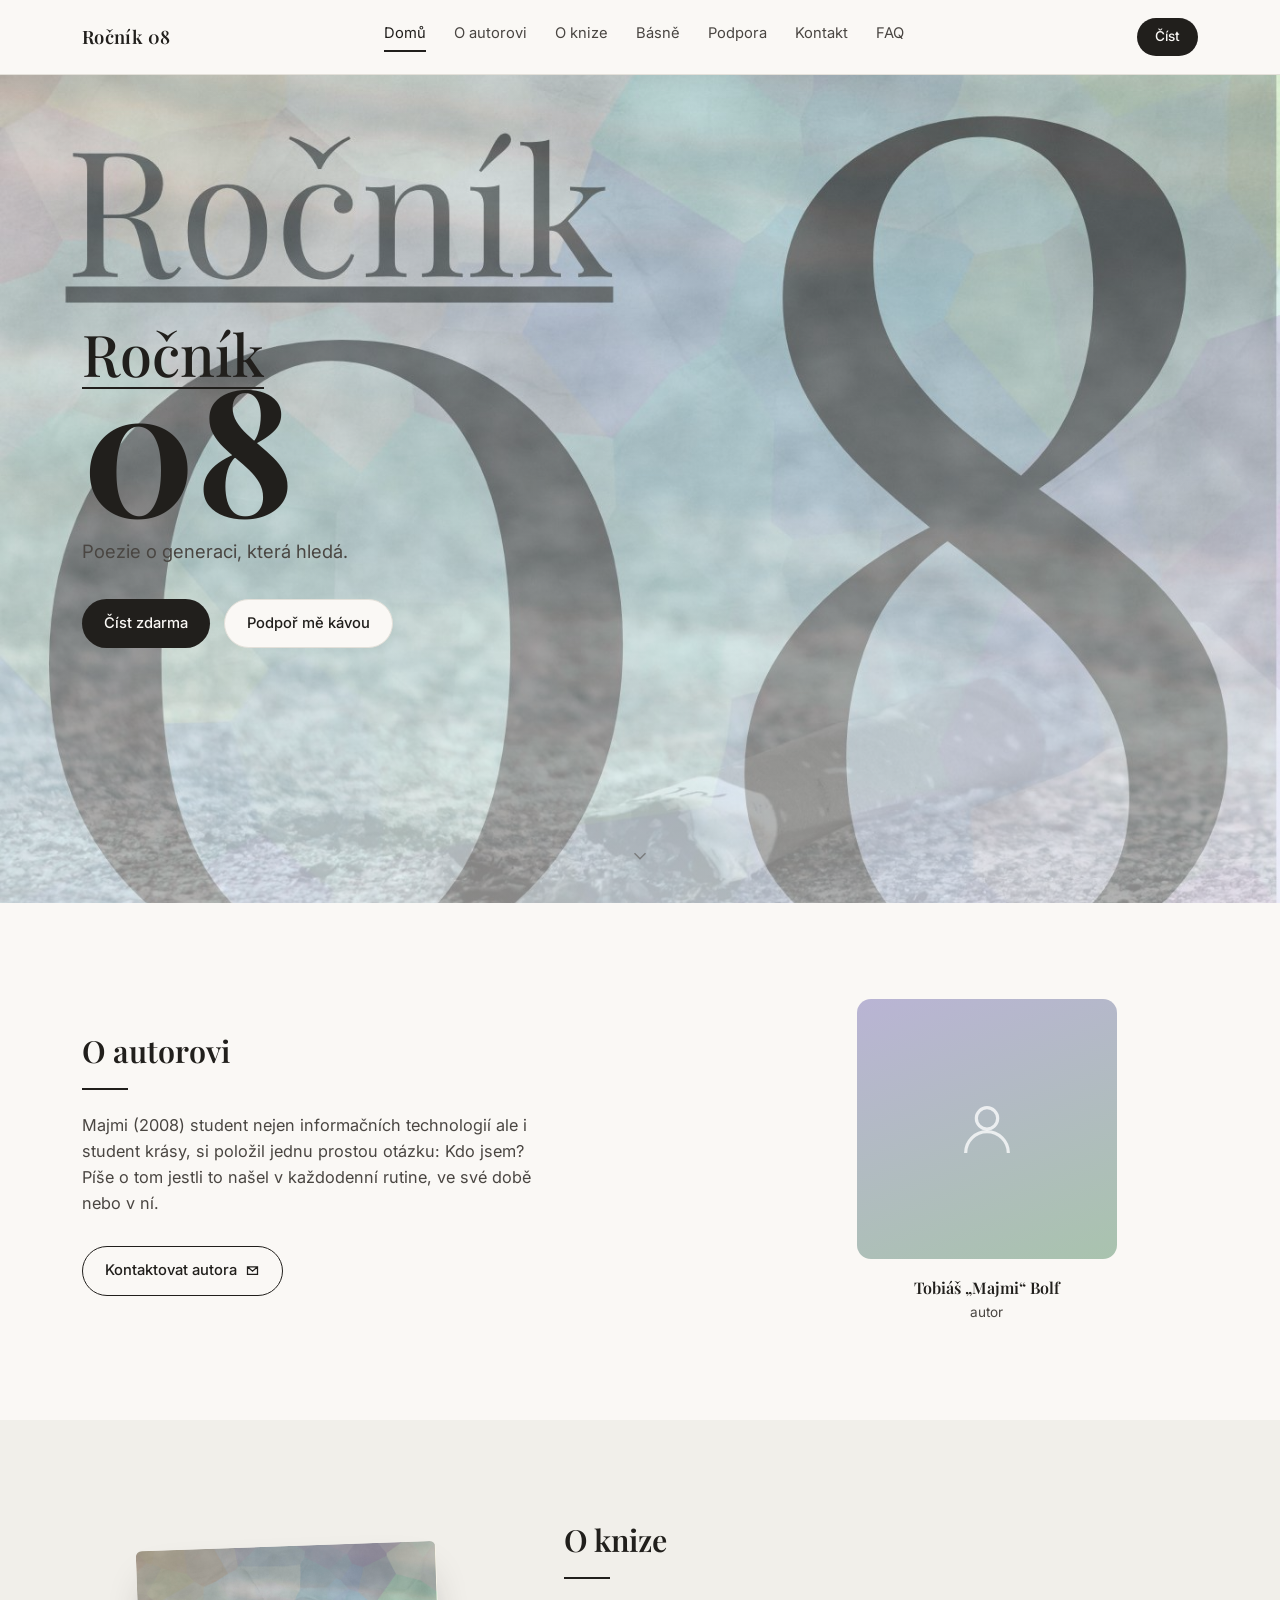
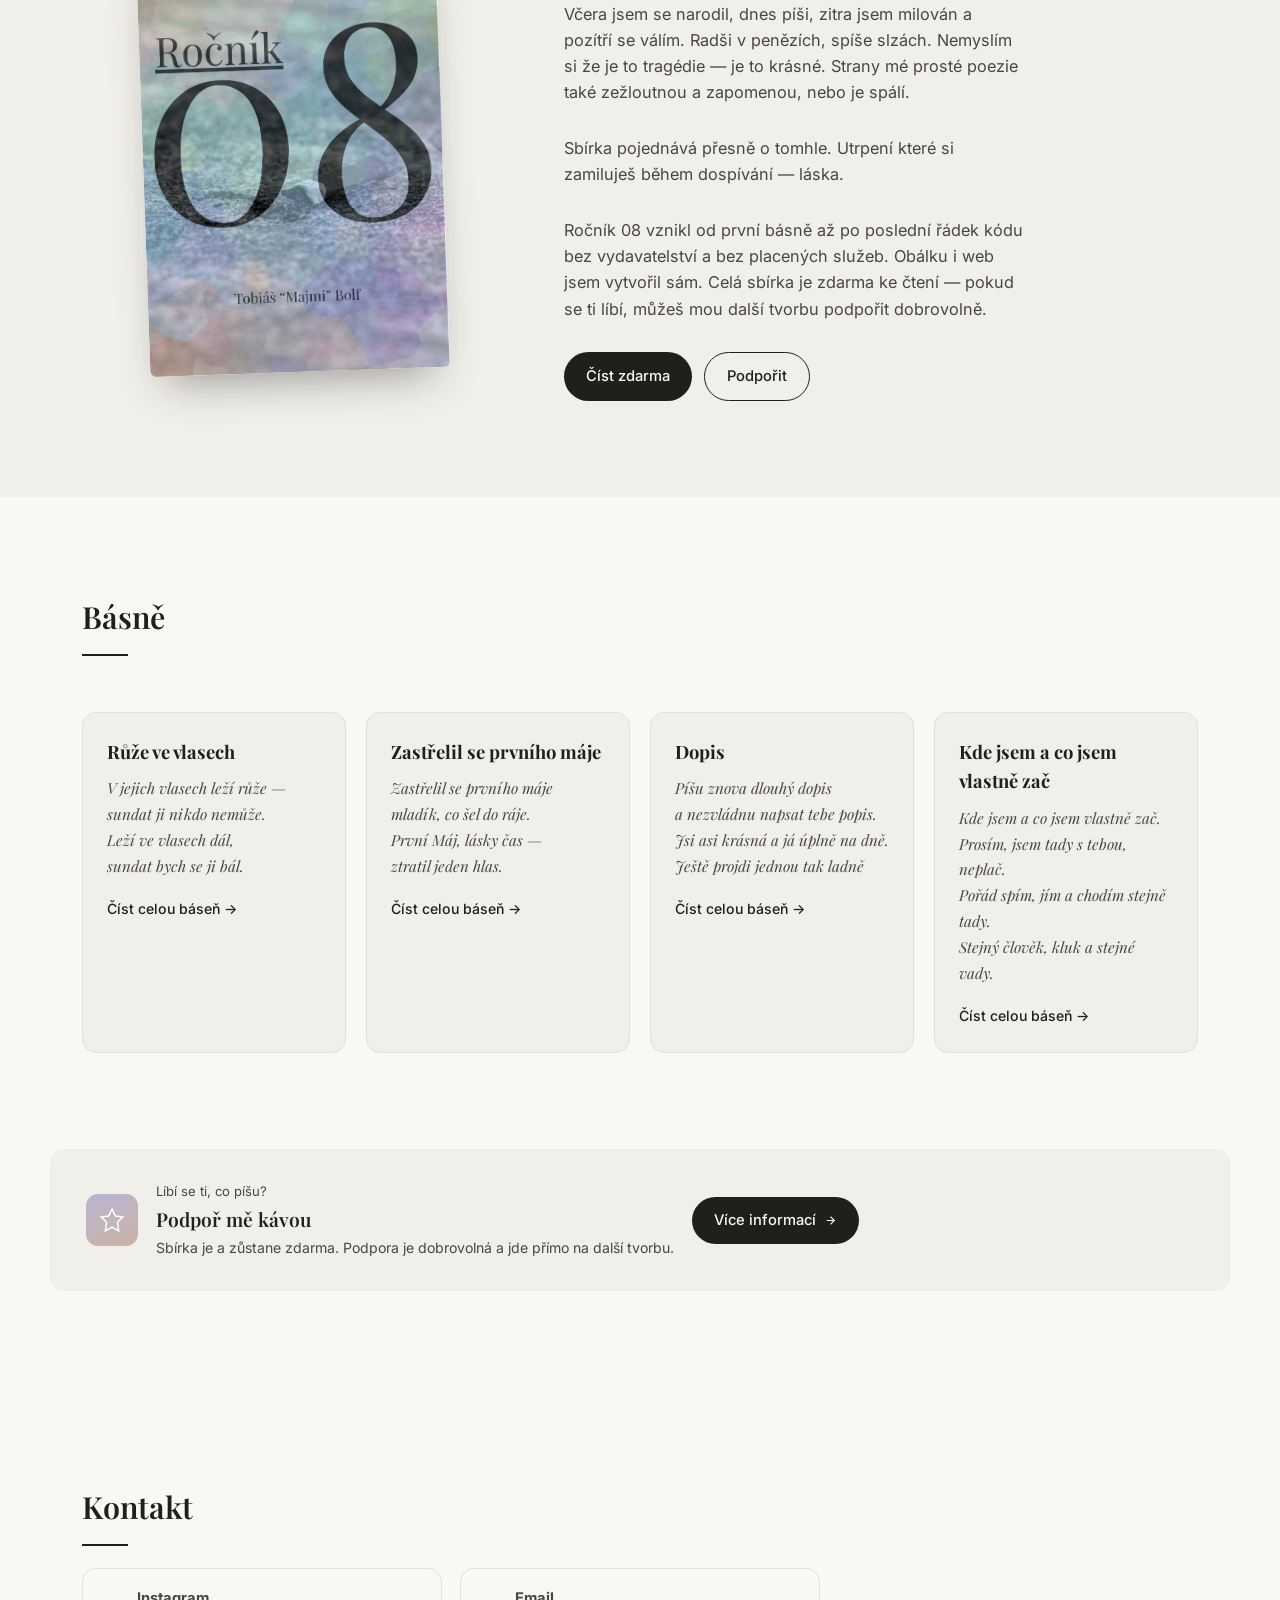
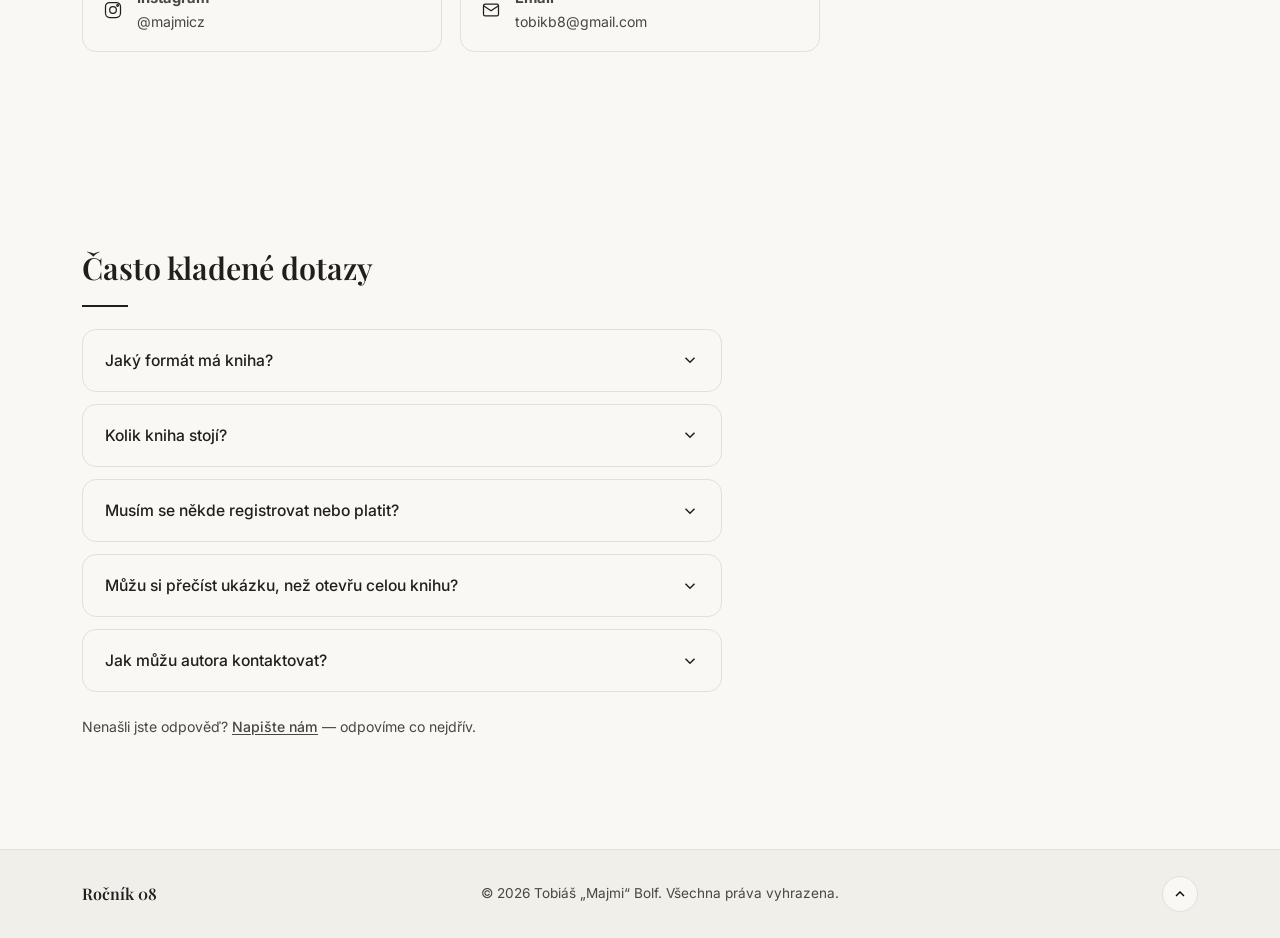
<file: index.html>
<!DOCTYPE html>
<html lang="cs">
<head>
<meta charset="UTF-8">
<meta name="viewport" content="width=device-width, initial-scale=1.0">
<title>Ročník 08</title>
  <meta name="description" content="Ročník 08 — sbírka básní Tobiáše „Majmiho“ Bolfa. Poezie o generaci, která hledá.">

  <!-- Open Graph / Social -->
  <meta property="og:type" content="website">
  <meta property="og:url" content="https://majmi-cz.github.io/rocnik08/">
  <meta property="og:title" content="Ročník 08 — sbírka básní">
  <meta property="og:description" content="Ročník 08 — sbírka básní Tobiáše „Majmiho“ Bolfa. Poezie o generaci, která hledá.">
  <meta property="og:image" content="https://majmi-cz.github.io/rocnik08/assets/cover.jpg">
  <meta property="og:site_name" content="Ročník 08">
  <meta property="og:locale" content="cs_CZ">
  <meta name="twitter:card" content="summary_large_image">
  <meta name="twitter:title" content="Ročník 08 — sbírka básní">
  <meta name="twitter:description" content="Ročník 08 — sbírka básní Tobiáše „Majmiho“ Bolfa. Poezie o generaci, která hledá.">
  <meta name="twitter:image" content="https://majmi-cz.github.io/rocnik08/assets/cover.jpg">

  <link rel="preconnect" href="https://fonts.googleapis.com">
<link rel="preconnect" href="https://fonts.gstatic.com" crossorigin>
<link href="https://fonts.googleapis.com/css2?family=Playfair+Display:ital,wght@0,500;0,600;0,700;1,500&family=Inter:wght@400;500;600&display=swap" rel="stylesheet">
<link rel="stylesheet" href="style.css">
<link rel="icon" type="image/svg+xml" href="data:image/svg+xml,%3Csvg xmlns='http://www.w3.org/2000/svg' viewBox='0 0 32 32'%3E%3Crect width='32' height='32' rx='6' fill='%23211f1c'/%3E%3Ctext x='16' y='23' font-size='20' text-anchor='middle' fill='%23faf8f5'%3E08%3C/text%3E%3C/svg%3E">
</head>
<body>

<header class="site-header">
  <div class="header-inner">
    <a href="#domu" class="logo">Ročník 08</a>
    <nav class="nav" id="nav">
      <a href="#domu" class="nav-link active">Domů</a>
      <a href="#autor" class="nav-link">O autorovi</a>
      <a href="#kniha" class="nav-link">O knize</a>
      <a href="#basne" class="nav-link">Básně</a>
      <a href="podpora.html" class="nav-link">Podpora</a>
      <a href="#kontakt" class="nav-link">Kontakt</a>
      <a href="#faq" class="nav-link">FAQ</a>
    </nav>
    <a href="Rocnik_08.pdf" download class="nav-btn">Číst</a>
    <button class="nav-toggle" id="navToggle" aria-label="Otevřít menu" aria-expanded="false">
      <span></span><span></span><span></span>
    </button>
  </div>
</header>

<main>

  <section id="domu" class="hero">
    <div class="hero-inner">
      <h1 class="hero-title">
        <span class="hero-title-word">Ročník</span>
        <span class="hero-title-number">08</span>
      </h1>
      <p class="hero-tagline">Poezie o generaci, která hledá.</p>
      <div class="hero-actions">
        <a href="Rocnik_08.pdf" download class="btn btn-dark">Číst zdarma</a>
        <a href="podpora.html" class="btn btn-light">Podpoř mě kávou</a>
      </div>
    <a href="#autor" class="scroll-hint" aria-label="Posunout dolů">
      <svg width="22" height="22" viewBox="0 0 24 24" fill="none" stroke="currentColor" stroke-width="1.6"><path d="M6 9l6 6 6-6"/></svg>
    </a>
  </section>

  <section id="autor" class="section section-author">
    <div class="section-inner two-col">
      <div class="col-text">
        <h2 class="section-title">O autorovi</h2>
        <p class="body-text">
          Majmi (2008) student nejen informačních technologií ale i
          student krásy, si položil jednu prostou otázku: Kdo jsem?
          Píše o tom jestli to našel v každodenní rutine, ve své době
          nebo v ní.
        </p>
        <a href="#kontakt" class="btn btn-outline">
          Kontaktovat autora
          <svg width="15" height="15" viewBox="0 0 24 24" fill="none" stroke="currentColor" stroke-width="2"><path d="M4 4h16v16H4z" opacity="0"/><path d="M4 6l8 7 8-7M4 6h16v12H4z"/></svg>
        </a>
      </div>
      <div class="col-avatar">
        <div class="avatar-frame">
          <svg width="64" height="64" viewBox="0 0 24 24" fill="none" stroke="currentColor" stroke-width="1.2">
            <circle cx="12" cy="8" r="4"/>
            <path d="M4 21c0-4.4 3.6-8 8-8s8 3.6 8 8"/>
          </svg>
        </div>
        <p class="avatar-name">Tobiáš „Majmi“ Bolf</p>
        <p class="avatar-role">autor</p>
      </div>
  </section>

  <section id="kniha" class="section section-book">
    <div class="section-inner two-col reverse">
      <div class="col-cover">
        <img src="assets/cover.jpg" alt="Obálka sbírky Ročník 08" class="book-cover-img">
      </div>
      <div class="col-text">
        <h2 class="section-title">O knize</h2>
        <p class="body-text">
          Včera jsem se narodil, dnes píši, zitra jsem milován a pozítří se
          válím. Radši v penězích, spíše slzách. Nemyslím si že je to
          tragédie — je to krásné. Strany mé prosté poezie také zežloutnou
          a zapomenou, nebo je spálí.
        </p>
        <p class="body-text">
          Sbírka pojednává přesně o tomhle. Utrpení které si zamiluješ
          během dospívání — láska.
        </p>
        <p class="body-text">
          Ročník 08 vznikl od první básně až po poslední řádek kódu bez
          vydavatelství a bez placených služeb. Obálku i web jsem vytvořil
          sám. Celá sbírka je zdarma ke čtení — pokud se ti líbí, můžeš mou
          další tvorbu podpořit dobrovolně.
        </p>
        <div class="book-actions">
          <a href="Rocnik_08.pdf" download class="btn btn-dark">Číst zdarma</a>
          <a href="podpora.html" class="btn btn-outline">Podpořit</a>
        </div>
    </div>
  </section>

  <section id="basne" class="section section-poems">
    <div class="section-inner">
      <div class="poems-header">
        <h2 class="section-title">Básně</h2>
      </div>
      <div class="poems-grid">
        <article class="poem-card">
          <h3>Růže ve vlasech</h3>
          <div class="poem-excerpt">
            V jejich vlasech leží růže —<br>
            sundat ji nikdo nemůže.<br>
            Leží ve vlasech dál,<br>
            sundat bych se ji bál.
          </div>
          <a href="poems/ruze-ve-vlasech.html" class="link-read">Číst celou báseň →</a>
        </article>
        <article class="poem-card">
          <h3>Zastřelil se prvního máje</h3>
          <div class="poem-excerpt">
            Zastřelil se prvního máje<br>
            mladík, co šel do ráje.<br>
            První Máj, lásky čas —<br>
            ztratil jeden hlas.
          </div>
          <a href="poems/zastrelil-se-prvniho-maje.html" class="link-read">Číst celou báseň →</a>
        </article>
        <article class="poem-card">
          <h3>Dopis</h3>
          <div class="poem-excerpt">
            Píšu znova dlouhý dopis<br>
            a nezvládnu napsat tebe popis.<br>
            Jsi asi krásná a já úplně na dně.<br>
            Ještě projdi jednou tak ladně
          </div>
          <a href="poems/dopis.html" class="link-read">Číst celou báseň →</a>
        </article>
        <article class="poem-card">
          <h3>Kde jsem a co jsem vlastně zač</h3>
          <div class="poem-excerpt">
            Kde jsem a co jsem vlastně zač.<br>
            Prosím, jsem tady s tebou, neplač.<br>
            Pořád spím, jím a chodím stejně tady.<br>
            Stejný člověk, kluk a stejné vady.
          </div>
          <a href="poems/kde-jsem-a-co-jsem-vlastne-zac.html" class="link-read">Číst celou báseň →</a>
        </article>
      </div>
  </section>

  <section id="podpora" class="section section-banner">
    <div class="section-inner banner-inner">
      <div class="banner-left">
        <div class="banner-icon">
          <svg width="26" height="26" viewBox="0 0 24 24" fill="none" stroke="currentColor" stroke-width="1.4">
            <path d="M12 2l3.09 6.26L22 9.27l-5 4.87L18.18 22 12 18.56 5.82 22 7 14.14l-5-4.87 6.91-1.01z"/>
          </svg>
        </div>
        <div>
          <p class="banner-eyebrow">Líbí se ti, co píšu?</p>
          <p class="banner-title">Podpoř mě kávou</p>
          <p class="banner-sub">Sbírka je a zůstane zdarma. Podpora je dobrovolná a jde přímo na další tvorbu.</p>
        </div>
      <a href="podpora.html" class="btn btn-dark">
        Více informací
        <svg width="13" height="13" viewBox="0 0 24 24" fill="none" stroke="currentColor" stroke-width="2"><path d="M5 12h14M12 5l7 7-7 7"/></svg>
      </a>
    </div>
  </section>

  <section id="kontakt" class="section section-contact">
    <div class="section-inner">
      <h2 class="section-title">Kontakt</h2>
      <div class="contact-grid">
        <a href="https://instagram.com/majmicz" class="contact-item" target="_blank" rel="noopener">
          <svg width="20" height="20" viewBox="0 0 24 24" fill="none" stroke="currentColor" stroke-width="1.5"><rect x="3" y="3" width="18" height="18" rx="5"/><circle cx="12" cy="12" r="4"/><circle cx="17.5" cy="6.5" r="1"/></svg>
          <span>
            <strong>Instagram</strong>
            @majmicz
          </span>
        </a>
        <a href="mailto:tobikb8@gmail.com" class="contact-item">
          <svg width="20" height="20" viewBox="0 0 24 24" fill="none" stroke="currentColor" stroke-width="1.5"><rect x="3" y="5" width="18" height="14" rx="2"/><path d="M3 7l9 6 9-6"/></svg>
          <span>
            <strong>Email</strong>
            tobikb8@gmail.com
          </span>
        </a>
      </div>
  </section>

  <!-- FAQ -->
  <section id="faq" class="section section-faq">
    <div class="section-inner">
      <h2 class="section-title">Často kladené dotazy</h2>
      <div class="faq-list">
        <details class="faq-item">
          <summary class="faq-summary">Jaký formát má kniha?</summary>
          <div class="faq-answer">
            Jedná se o e‑book ve formátu PDF připravený k tisku na formát A6.
            Kniha má 69 stran a obsahuje více než 50 básní rozdělených do pěti kapitol.
          </div>
        </details>
        <details class="faq-item">
          <summary class="faq-summary">Kolik kniha stojí?</summary>
          <div class="faq-answer">
            Nic. Celá sbírka je zdarma ke čtení — stačí kliknout na
            <a href="Rocnik_08.pdf" download>Číst zdarma</a> a PDF se ti rovnou stáhne. Pokud se ti líbí a chceš
            podpořit další tvorbu, můžeš na stránce <a href="podpora.html">Podpora</a>
            poslat dobrovolný příspěvek.
          </div>
        </details>
        <details class="faq-item">
          <summary class="faq-summary">Musím se někde registrovat nebo platit?</summary>
          <div class="faq-answer">
            Ne. Žádný účet, žádná platba, žádný e‑mail. Klikneš na tlačítko a PDF
            se ti rovnou stáhne do telefonu nebo počítače.
          </div>
        </details>
        <details class="faq-item">
          <summary class="faq-summary">Můžu si přečíst ukázku, než otevřu celou knihu?</summary>
          <div class="faq-answer">
            Ano, na této stránce v sekci <a href="#basne">Básně</a> najdeš čtyři kompletní básně
            přímo tady na webu.
          </div>
        </details>
        <details class="faq-item">
          <summary class="faq-summary">Jak můžu autora kontaktovat?</summary>
          <div class="faq-answer">
            Napište na <a href="mailto:tobikb8@gmail.com">tobikb8@gmail.com</a> nebo přes
            <a href="https://instagram.com/majmicz" target="_blank" rel="noopener">Instagram</a>.
            Majmi rád odpovídá na dotazy i na obyčejný pozdrav.
          </div>
        </details>
      </div>
      <p class="faq-note">
        Nenašli jste odpověď? <a href="#kontakt">Napište nám</a> — odpovíme co nejdřív.
      </p>
    </div>
  </section>

</main>

<footer class="site-footer">
  <div class="footer-inner">
    <span class="footer-logo">Ročník 08</span>
    <span class="footer-copy">© 2026 Tobiáš „Majmi“ Bolf. Všechna práva vyhrazena.</span>
    <button class="to-top" id="toTop" aria-label="Nahoru">
      <svg width="16" height="16" viewBox="0 0 24 24" fill="none" stroke="currentColor" stroke-width="2"><path d="M18 15l-6-6-6 6"/></svg>
    </button>
  </div>
</footer>

<script src="script.js"></script>
</body>
</html>
</file>
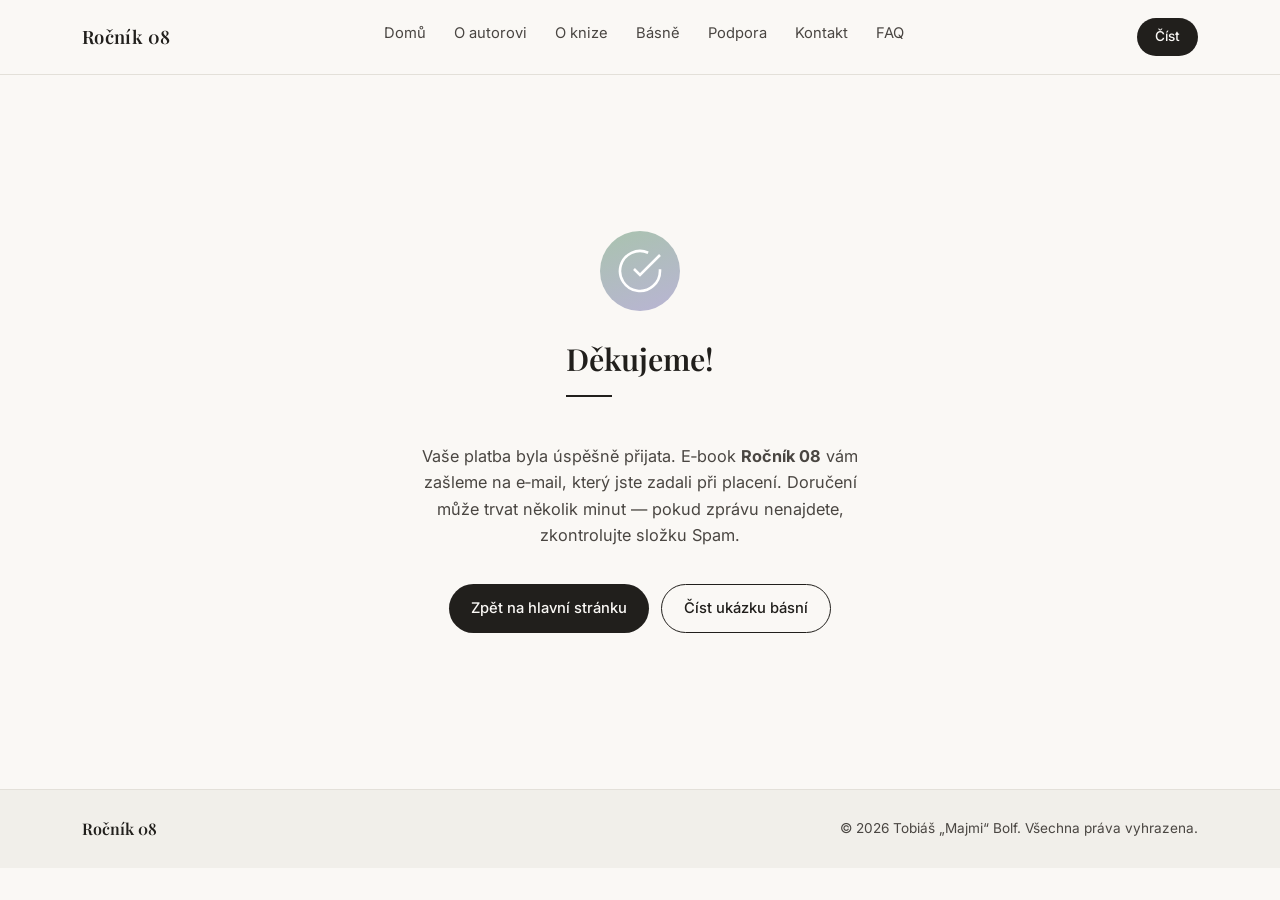
<file: dekujeme.html>
<!DOCTYPE html>
<html lang="cs">
<head>
<meta charset="UTF-8">
<meta name="viewport" content="width=device-width, initial-scale=1.0">
<title>Děkujeme — Ročník 08</title>
  <meta name="description" content="Děkujeme za nákup ebooku Ročník 08.">

  <!-- Open Graph / Social -->
  <meta property="og:type" content="website">
  <meta property="og:url" content="https://majmi-cz.github.io/rocnik08/dekujeme.html">
  <meta property="og:title" content="Děkujeme — Ročník 08">
  <meta property="og:description" content="Děkujeme za nákup ebooku Ročník 08.">
  <meta property="og:image" content="https://majmi-cz.github.io/rocnik08/assets/cover.jpg">
  <meta property="og:site_name" content="Ročník 08">
  <meta property="og:locale" content="cs_CZ">
  <meta name="twitter:card" content="summary_large_image">
  <meta name="twitter:title" content="Děkujeme — Ročník 08">
  <meta name="twitter:description" content="Děkujeme za nákup ebooku Ročník 08.">
  <meta name="twitter:image" content="https://majmi-cz.github.io/rocnik08/assets/cover.jpg">

  <link rel="preconnect" href="https://fonts.googleapis.com">
<link rel="preconnect" href="https://fonts.gstatic.com" crossorigin>
<link href="https://fonts.googleapis.com/css2?family=Playfair+Display:ital,wght@0,500;0,600;0,700;1,500&family=Inter:wght@400;500;600&display=swap" rel="stylesheet">
<link rel="stylesheet" href="style.css">
<link rel="icon" type="image/svg+xml" href="data:image/svg+xml,%3Csvg xmlns='http://www.w3.org/2000/svg' viewBox='0 0 32 32'%3E%3Crect width='32' height='32' rx='6' fill='%23211f1c'/%3E%3Ctext x='16' y='23' font-size='20' text-anchor='middle' fill='%23faf8f5'%3E08%3C/text%3E%3C/svg%3E">
</head>
<body>

<header class="site-header">
  <div class="header-inner">
    <a href="index.html" class="logo">Ročník 08</a>
    <nav class="nav">
      <a href="index.html#domu" class="nav-link">Domů</a>
      <a href="index.html#autor" class="nav-link">O autorovi</a>
      <a href="index.html#kniha" class="nav-link">O knize</a>
      <a href="index.html#basne" class="nav-link">Básně</a>
      <a href="podpora.html" class="nav-link">Podpora</a>
      <a href="index.html#kontakt" class="nav-link">Kontakt</a>
      <a href="index.html#faq" class="nav-link">FAQ</a>
    </nav>
    <a href="Rocnik_08.pdf" download class="nav-btn">Číst</a>
  </div>
</header>

<main>
  <section class="section">
    <div class="section-inner" style="text-align:center; padding: 60px 0;">
      <div class="thanks-icon">
        <svg width="48" height="48" viewBox="0 0 24 24" fill="none" stroke="currentColor" stroke-width="1.3">
          <path d="M22 11.08V12a10 10 0 11-5.93-9.14"/>
          <path d="M22 4L12 14.01l-3-3"/>
        </svg>
      </div>
      <h1 class="section-title" style="display:inline-block; text-align:center;">Děkujeme!</h1>
      <p class="body-text" style="margin: 24px auto 0; max-width:44ch;">
        Vaše platba byla úspěšně přijata. E‑book <strong>Ročník 08</strong> vám
        zašleme na e‑mail, který jste zadali při placení. Doručení může trvat
        několik minut — pokud zprávu nenajdete, zkontrolujte složku Spam.
      </p>
      <div style="margin-top:36px; display:flex; flex-wrap:wrap; gap:12px; justify-content:center;">
        <a href="index.html" class="btn btn-dark">Zpět na hlavní stránku</a>
        <a href="index.html#basne" class="btn btn-outline">Číst ukázku básní</a>
      </div>
  </section>
</main>

<footer class="site-footer">
  <div class="footer-inner">
    <span class="footer-logo">Ročník 08</span>
    <span class="footer-copy">© 2026 Tobiáš „Majmi“ Bolf. Všechna práva vyhrazena.</span>
  </div>
</footer>

</body>
</html>
</file>
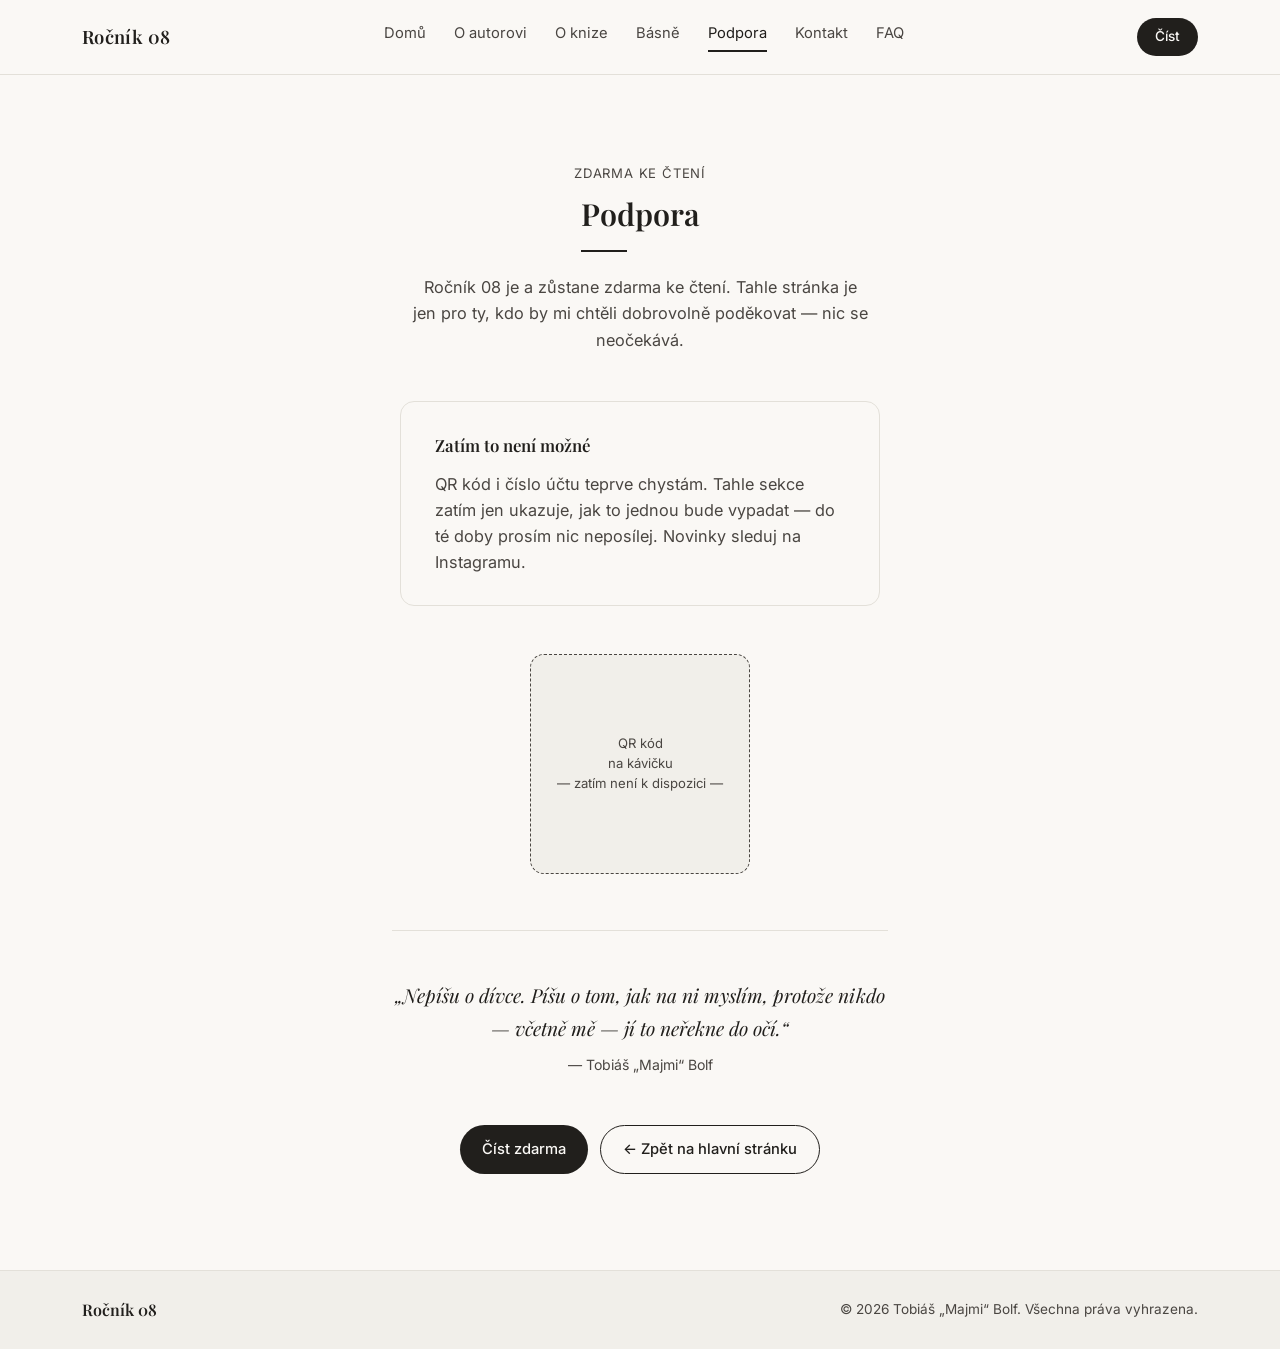
<file: podpora.html>
<!DOCTYPE html>
<html lang="cs">
<head>
<meta charset="UTF-8">
<meta name="viewport" content="width=device-width, initial-scale=1.0">
<title>Podpora — Ročník 08</title>
  <meta name="description" content="Podpoř tvorbu Ročníku 08 dobrovolným příspěvkem. Sbírka je a zůstane zdarma.">

  <!-- Open Graph / Social -->
  <meta property="og:type" content="website">
  <meta property="og:url" content="https://majmi-cz.github.io/rocnik08/podpora.html">
  <meta property="og:title" content="Podpora — Ročník 08">
  <meta property="og:description" content="Podpoř tvorbu Ročníku 08 dobrovolným příspěvkem. Sbírka je a zůstane zdarma.">
  <meta property="og:image" content="https://majmi-cz.github.io/rocnik08/assets/cover.jpg">
  <meta property="og:site_name" content="Ročník 08">
  <meta property="og:locale" content="cs_CZ">
  <meta name="twitter:card" content="summary_large_image">
  <meta name="twitter:title" content="Podpora — Ročník 08">
  <meta name="twitter:description" content="Podpoř tvorbu Ročníku 08 dobrovolným příspěvkem. Sbírka je a zůstane zdarma.">
  <meta name="twitter:image" content="https://majmi-cz.github.io/rocnik08/assets/cover.jpg">

  <link rel="preconnect" href="https://fonts.googleapis.com">
<link rel="preconnect" href="https://fonts.gstatic.com" crossorigin>
<link href="https://fonts.googleapis.com/css2?family=Playfair+Display:ital,wght@0,500;0,600;0,700;1,500&family=Inter:wght@400;500;600&display=swap" rel="stylesheet">
<link rel="stylesheet" href="style.css">
<link rel="icon" type="image/svg+xml" href="data:image/svg+xml,%3Csvg xmlns='http://www.w3.org/2000/svg' viewBox='0 0 32 32'%3E%3Crect width='32' height='32' rx='6' fill='%23211f1c'/%3E%3Ctext x='16' y='23' font-size='20' text-anchor='middle' fill='%23faf8f5'%3E08%3C/text%3E%3C/svg%3E">
</head>
<body>

<header class="site-header">
  <div class="header-inner">
    <a href="index.html" class="logo">Ročník 08</a>
    <nav class="nav">
      <a href="index.html#domu" class="nav-link">Domů</a>
      <a href="index.html#autor" class="nav-link">O autorovi</a>
      <a href="index.html#kniha" class="nav-link">O knize</a>
      <a href="index.html#basne" class="nav-link">Básně</a>
      <a href="podpora.html" class="nav-link active">Podpora</a>
      <a href="index.html#kontakt" class="nav-link">Kontakt</a>
      <a href="index.html#faq" class="nav-link">FAQ</a>
    </nav>
    <a href="Rocnik_08.pdf" download class="nav-btn">Číst</a>
  </div>
</header>

<main>

  <section class="section support-page">
    <div class="section-inner support-inner">
      <p class="shop-eyebrow">Zdarma ke čtení</p>
      <h1 class="section-title">Podpora</h1>
      <p class="body-text">
        Ročník 08 je a zůstane zdarma ke čtení. Tahle stránka je jen pro
        ty, kdo by mi chtěli dobrovolně poděkovat — nic se neočekává.
      </p>

      <div class="notice-box">
        <p class="notice-title">Zatím to není možné</p>
        <p class="body-text">
          QR kód i číslo účtu teprve chystám. Tahle sekce zatím jen
          ukazuje, jak to jednou bude vypadat — do té doby prosím nic
          neposílej. Novinky sleduj na <a href="index.html#kontakt">Instagramu</a>.
        </p>
      </div>

      <div class="qr-box">
        QR kód<br>na kávičku<br>— zatím není k dispozici —
      </div>

      <blockquote class="shop-quote">
        <p>„Nepíšu o dívce. Píšu o tom, jak na ni myslím, protože nikdo — včetně mě — jí to neřekne do očí.“</p>
        <footer>— Tobiáš „Majmi“ Bolf</footer>
      </blockquote>

      <div class="book-actions">
        <a href="Rocnik_08.pdf" download class="btn btn-dark">Číst zdarma</a>
        <a href="index.html" class="btn btn-outline">← Zpět na hlavní stránku</a>
      </div>
    </div>
  </section>

</main>

<footer class="site-footer">
  <div class="footer-inner">
    <span class="footer-logo">Ročník 08</span>
    <span class="footer-copy">© 2026 Tobiáš „Majmi“ Bolf. Všechna práva vyhrazena.</span>
  </div>
</footer>

</body>
</html>
</file>
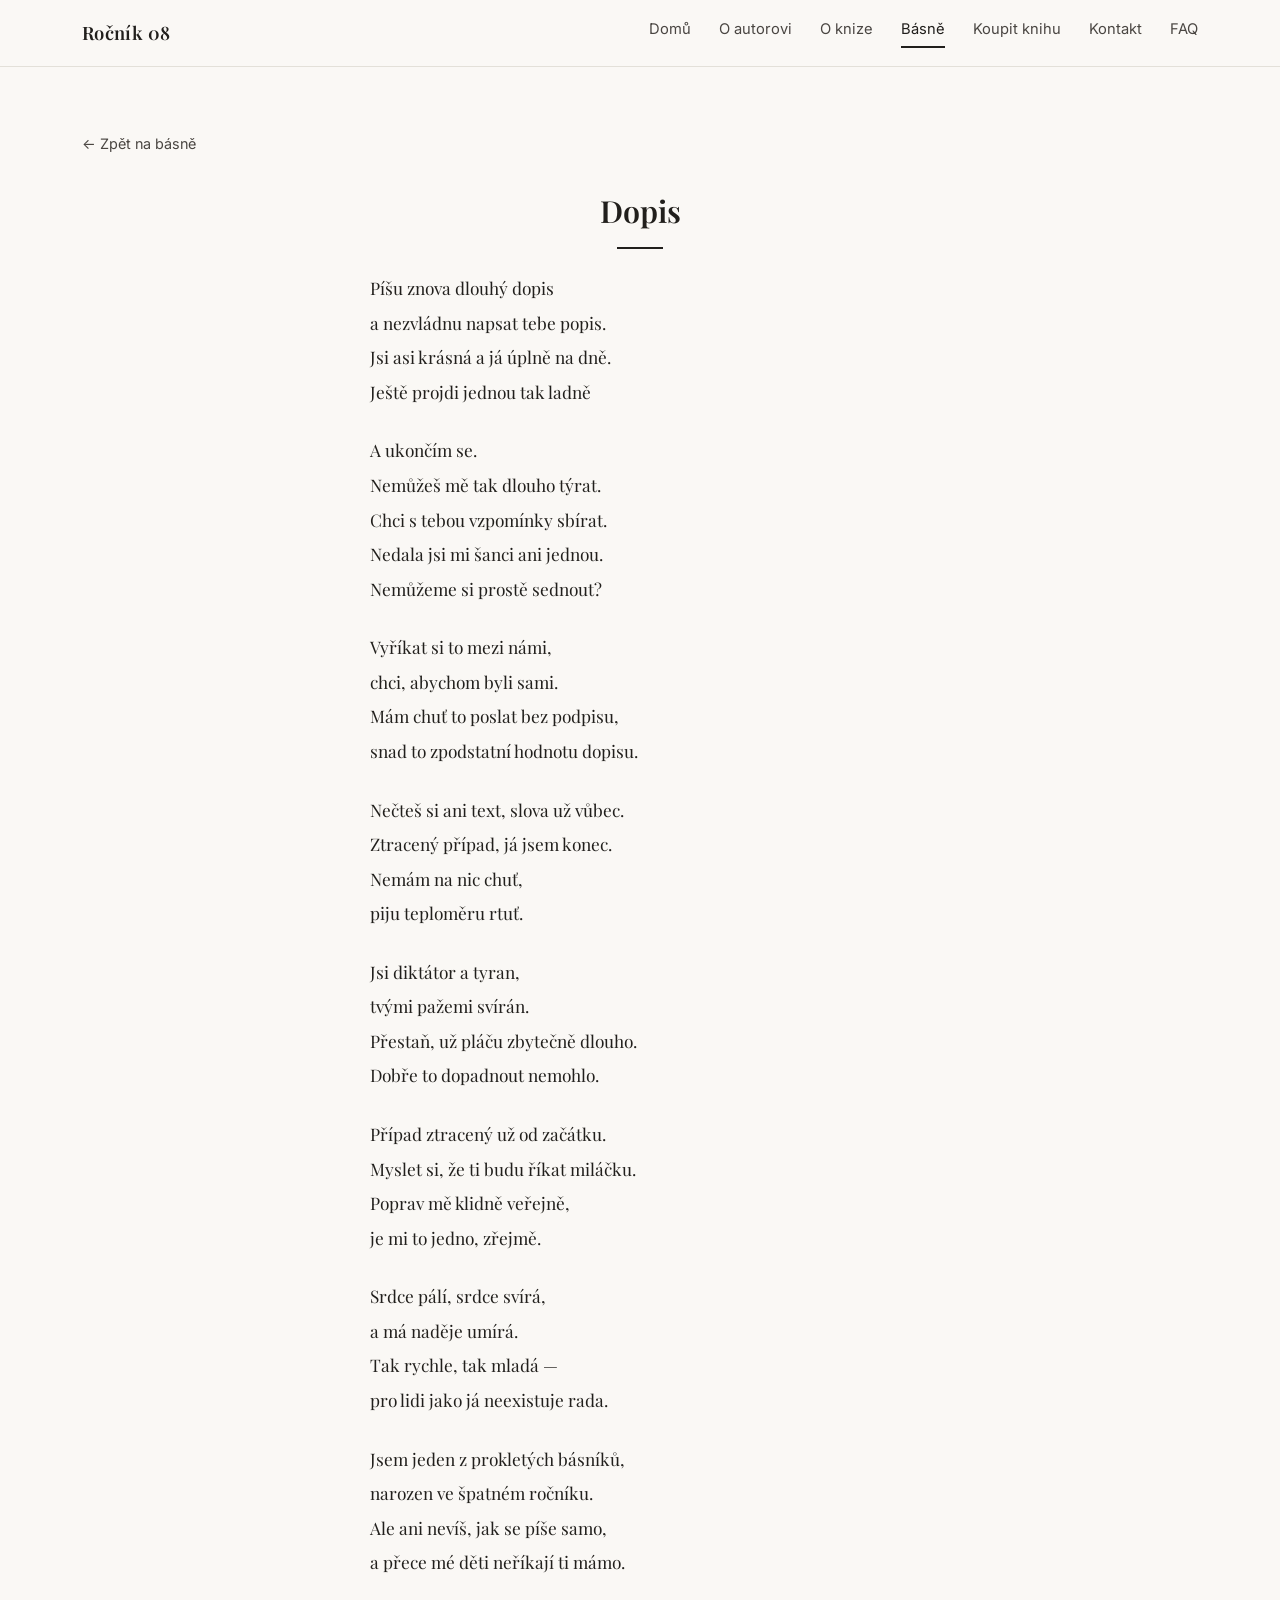
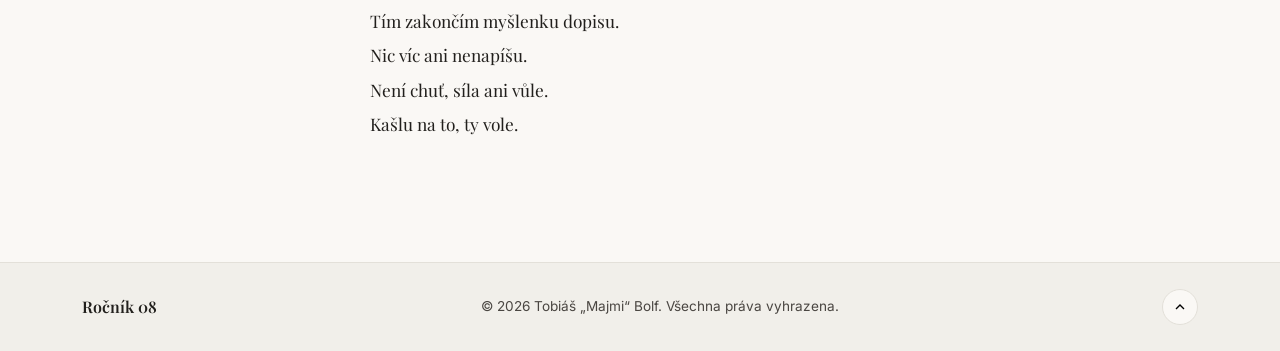
<file: poems/dopis.html>
<!DOCTYPE html>
<html lang="cs">
<head>
<meta charset="UTF-8">
<meta name="viewport" content="width=device-width, initial-scale=1.0">
<title>Dopis — Ročník 08</title>
  <meta name="description" content="Dopis — báseň ze sbírky Ročník 08 od Tobiáše „Majmiho“ Bolfa.">

  <!-- Open Graph / Social -->
  <meta property="og:type" content="article">
  <meta property="og:url" content="https://rocnik08.cz/poems/dopis.html">
  <meta property="og:title" content="Dopis — Ročník 08">
  <meta property="og:description" content="Dopis — báseň ze sbírky Ročník 08 od Tobiáše „Majmiho“ Bolfa.">
  <meta property="og:image" content="https://rocnik08.cz/assets/cover.jpg">
  <meta property="og:site_name" content="Ročník 08">
  <meta property="og:locale" content="cs_CZ">
  <meta name="twitter:card" content="summary_large_image">
  <meta name="twitter:title" content="Dopis — Ročník 08">
  <meta name="twitter:description" content="Dopis — báseň ze sbírky Ročník 08 od Tobiáše „Majmiho“ Bolfa.">
  <meta name="twitter:image" content="https://rocnik08.cz/assets/cover.jpg">

  <link rel="preconnect" href="https://fonts.googleapis.com">
<link rel="preconnect" href="https://fonts.gstatic.com" crossorigin>
<link href="https://fonts.googleapis.com/css2?family=Playfair+Display:ital,wght@0,500;0,600;0,700;1,500&family=Inter:wght@400;500;600&display=swap" rel="stylesheet">
<link rel="stylesheet" href="../style.css">
<link rel="icon" type="image/svg+xml" href="data:image/svg+xml,%3Csvg xmlns='http://www.w3.org/2000/svg' viewBox='0 0 32 32'%3E%3Crect width='32' height='32' rx='6' fill='%23211f1c'/%3E%3Ctext x='16' y='23' font-size='20' text-anchor='middle' fill='%23faf8f5'%3E08%3C/text%3E%3C/svg%3E">
</head>
<body>

<header class="site-header">
  <div class="header-inner">
    <a href="../index.html" class="logo">Ročník 08</a>
    <nav class="nav" id="nav">
      <a href="../index.html#domu" class="nav-link">Domů</a>
      <a href="../index.html#autor" class="nav-link">O autorovi</a>
      <a href="../index.html#kniha" class="nav-link">O knize</a>
      <a href="../index.html#basne" class="nav-link active">Básně</a>
      <a href="../koupit.html" class="nav-link">Koupit knihu</a>
      <a href="../index.html#kontakt" class="nav-link">Kontakt</a>
      <a href="../index.html#faq" class="nav-link">FAQ</a>
    </nav>
    <button class="nav-toggle" id="navToggle" aria-label="Otevřít menu" aria-expanded="false">
      <span></span><span></span><span></span>
    </button>
  </div>
</header>

<main>
  <section class="section poem-page">
    <div class="section-inner">
      <a href="../index.html#basne" class="poem-back">← Zpět na básně</a>
      <h2 class="section-title">Dopis</h2>
      <div class="poem-body">
        <p>
          Píšu znova dlouhý dopis<br>
          a nezvládnu napsat tebe popis.<br>
          Jsi asi krásná a já úplně na dně.<br>
          Ještě projdi jednou tak ladně
        </p>
        <p>
          A ukončím se.<br>
          Nemůžeš mě tak dlouho týrat.<br>
          Chci s tebou vzpomínky sbírat.<br>
          Nedala jsi mi šanci ani jednou.<br>
          Nemůžeme si prostě sednout?
        </p>
        <p>
          Vyříkat si to mezi námi,<br>
          chci, abychom byli sami.<br>
          Mám chuť to poslat bez podpisu,<br>
          snad to zpodstatní hodnotu dopisu.
        </p>
        <p>
          Nečteš si ani text, slova už vůbec.<br>
          Ztracený případ, já jsem konec.<br>
          Nemám na nic chuť,<br>
          piju teploměru rtuť.
        </p>
        <p>
          Jsi diktátor a tyran,<br>
          tvými pažemi svírán.<br>
          Přestaň, už pláču zbytečně dlouho.<br>
          Dobře to dopadnout nemohlo.
        </p>
        <p>
          Případ ztracený už od začátku.<br>
          Myslet si, že ti budu říkat miláčku.<br>
          Poprav mě klidně veřejně,<br>
          je mi to jedno, zřejmě.
        </p>
        <p>
          Srdce pálí, srdce svírá,<br>
          a má naděje umírá.<br>
          Tak rychle, tak mladá —<br>
          pro lidi jako já neexistuje rada.
        </p>
        <p>
          Jsem jeden z prokletých básníků,<br>
          narozen ve špatném ročníku.<br>
          Ale ani nevíš, jak se píše samo,<br>
          a přece mé děti neříkají ti mámo.
        </p>
        <p>
          Tím zakončím myšlenku dopisu.<br>
          Nic víc ani nenapíšu.<br>
          Není chuť, síla ani vůle.<br>
          Kašlu na to, ty vole.
        </p>
      </div>
    </div>
  </section>
</main>

<footer class="site-footer">
  <div class="footer-inner">
    <span class="footer-logo">Ročník 08</span>
    <span class="footer-copy">© 2026 Tobiáš „Majmi“ Bolf. Všechna práva vyhrazena.</span>
    <button class="to-top" id="toTop" aria-label="Nahoru">
      <svg width="16" height="16" viewBox="0 0 24 24" fill="none" stroke="currentColor" stroke-width="2"><path d="M18 15l-6-6-6 6"/></svg>
    </button>
  </div>
</footer>

<script src="../script.js"></script>
</body>
</html>
</file>
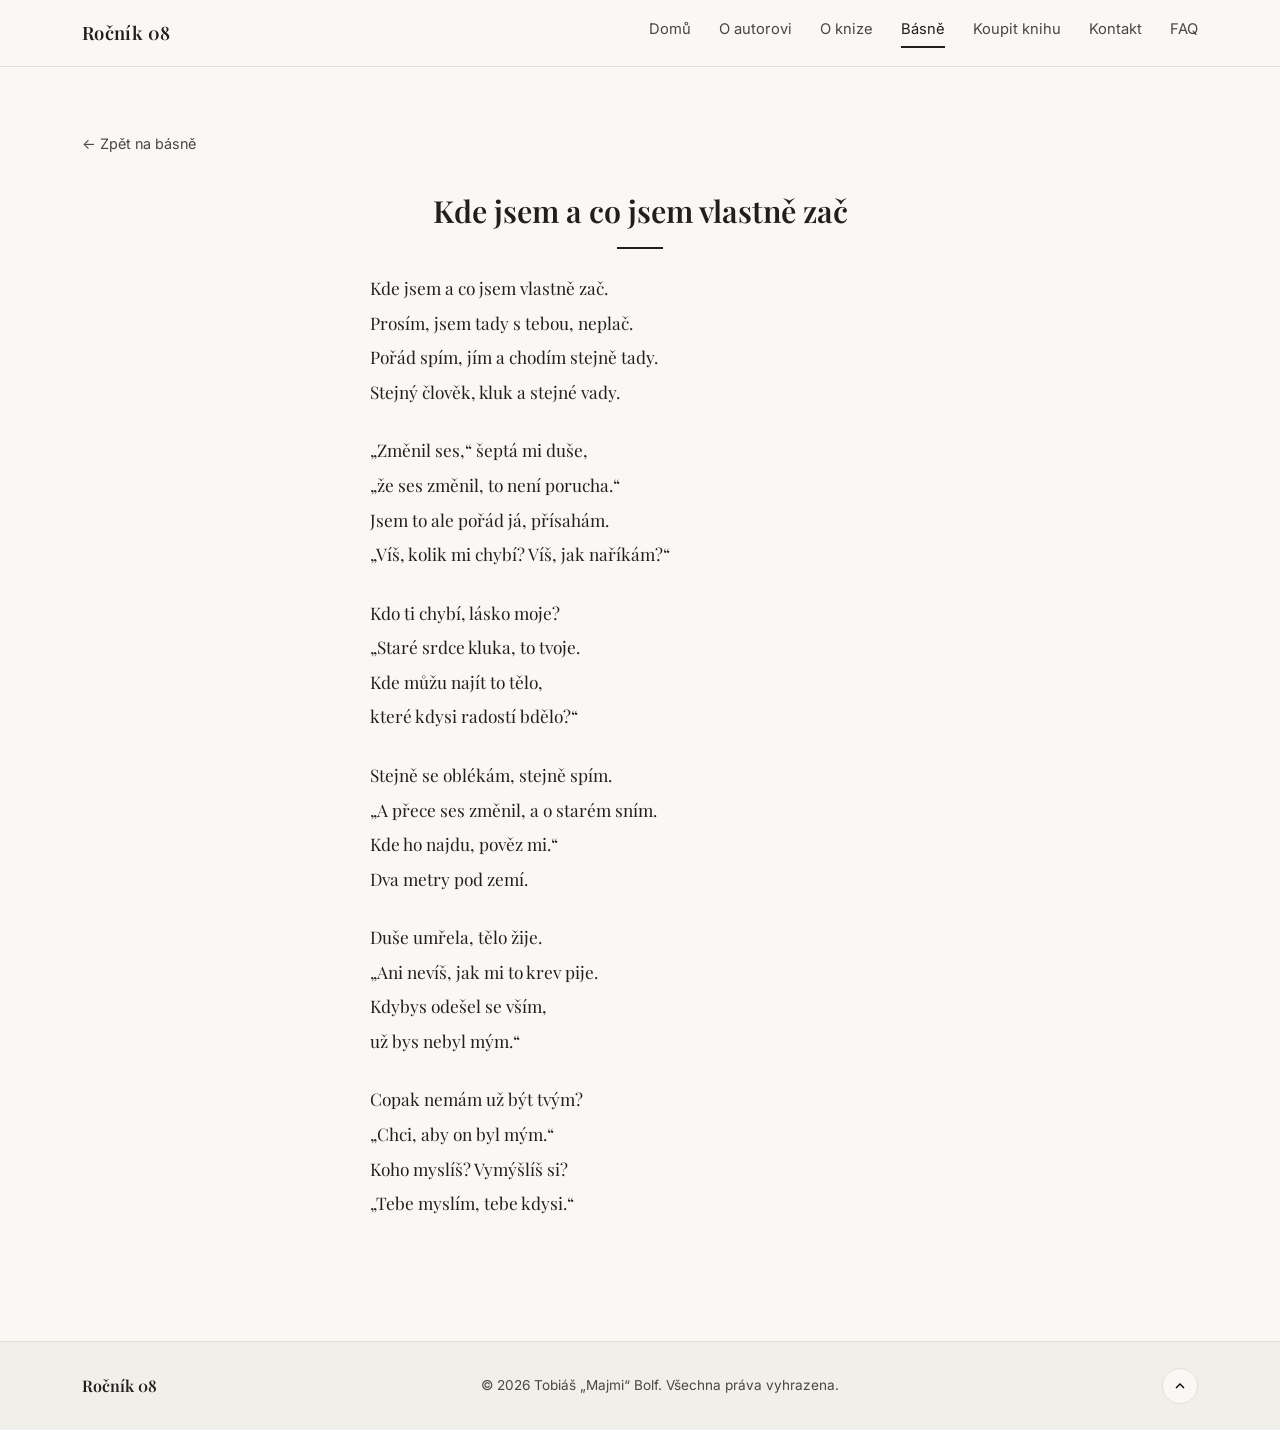
<file: poems/kde-jsem-a-co-jsem-vlastne-zac.html>
<!DOCTYPE html>
<html lang="cs">
<head>
<meta charset="UTF-8">
<meta name="viewport" content="width=device-width, initial-scale=1.0">
<title>Kde jsem a co jsem vlastně zač — Ročník 08</title>
  <meta name="description" content="Kde jsem a co jsem vlastně zač — báseň ze sbírky Ročník 08 od Tobiáše „Majmiho“ Bolfa.">

  <!-- Open Graph / Social -->
  <meta property="og:type" content="article">
  <meta property="og:url" content="https://rocnik08.cz/poems/kde-jsem-a-co-jsem-vlastne-zac.html">
  <meta property="og:title" content="Kde jsem a co jsem vlastně zač — Ročník 08">
  <meta property="og:description" content="Kde jsem a co jsem vlastně zač — báseň ze sbírky Ročník 08 od Tobiáše „Majmiho“ Bolfa.">
  <meta property="og:image" content="https://rocnik08.cz/assets/cover.jpg">
  <meta property="og:site_name" content="Ročník 08">
  <meta property="og:locale" content="cs_CZ">
  <meta name="twitter:card" content="summary_large_image">
  <meta name="twitter:title" content="Kde jsem a co jsem vlastně zač — Ročník 08">
  <meta name="twitter:description" content="Kde jsem a co jsem vlastně zač — báseň ze sbírky Ročník 08 od Tobiáše „Majmiho“ Bolfa.">
  <meta name="twitter:image" content="https://rocnik08.cz/assets/cover.jpg">

  <link rel="preconnect" href="https://fonts.googleapis.com">
<link rel="preconnect" href="https://fonts.gstatic.com" crossorigin>
<link href="https://fonts.googleapis.com/css2?family=Playfair+Display:ital,wght@0,500;0,600;0,700;1,500&family=Inter:wght@400;500;600&display=swap" rel="stylesheet">
<link rel="stylesheet" href="../style.css">
<link rel="icon" type="image/svg+xml" href="data:image/svg+xml,%3Csvg xmlns='http://www.w3.org/2000/svg' viewBox='0 0 32 32'%3E%3Crect width='32' height='32' rx='6' fill='%23211f1c'/%3E%3Ctext x='16' y='23' font-size='20' text-anchor='middle' fill='%23faf8f5'%3E08%3C/text%3E%3C/svg%3E">
</head>
<body>

<header class="site-header">
  <div class="header-inner">
    <a href="../index.html" class="logo">Ročník 08</a>
    <nav class="nav" id="nav">
      <a href="../index.html#domu" class="nav-link">Domů</a>
      <a href="../index.html#autor" class="nav-link">O autorovi</a>
      <a href="../index.html#kniha" class="nav-link">O knize</a>
      <a href="../index.html#basne" class="nav-link active">Básně</a>
      <a href="../koupit.html" class="nav-link">Koupit knihu</a>
      <a href="../index.html#kontakt" class="nav-link">Kontakt</a>
      <a href="../index.html#faq" class="nav-link">FAQ</a>
    </nav>
    <button class="nav-toggle" id="navToggle" aria-label="Otevřít menu" aria-expanded="false">
      <span></span><span></span><span></span>
    </button>
  </div>
</header>

<main>
  <section class="section poem-page">
    <div class="section-inner">
      <a href="../index.html#basne" class="poem-back">← Zpět na básně</a>
      <h2 class="section-title">Kde jsem a co jsem vlastně zač</h2>
      <div class="poem-body">
        <p>
          Kde jsem a co jsem vlastně zač.<br>
          Prosím, jsem tady s tebou, neplač.<br>
          Pořád spím, jím a chodím stejně tady.<br>
          Stejný člověk, kluk a stejné vady.
        </p>
        <p>
          „Změnil ses,“ šeptá mi duše,<br>
          „že ses změnil, to není porucha.“<br>
          Jsem to ale pořád já, přísahám.<br>
          „Víš, kolik mi chybí? Víš, jak naříkám?“
        </p>
        <p>
          Kdo ti chybí, lásko moje?<br>
          „Staré srdce kluka, to tvoje.<br>
          Kde můžu najít to tělo,<br>
          které kdysi radostí bdělo?“
        </p>
        <p>
          Stejně se oblékám, stejně spím.<br>
          „A přece ses změnil, a o starém sním.<br>
          Kde ho najdu, pověz mi.“<br>
          Dva metry pod zemí.
        </p>
        <p>
          Duše umřela, tělo žije.<br>
          „Ani nevíš, jak mi to krev pije.<br>
          Kdybys odešel se vším,<br>
          už bys nebyl mým.“
        </p>
        <p>
          Copak nemám už být tvým?<br>
          „Chci, aby on byl mým.“<br>
          Koho myslíš? Vymýšlíš si?<br>
          „Tebe myslím, tebe kdysi.“
        </p>
      </div>
    </div>
  </section>
</main>

<footer class="site-footer">
  <div class="footer-inner">
    <span class="footer-logo">Ročník 08</span>
    <span class="footer-copy">© 2026 Tobiáš „Majmi“ Bolf. Všechna práva vyhrazena.</span>
    <button class="to-top" id="toTop" aria-label="Nahoru">
      <svg width="16" height="16" viewBox="0 0 24 24" fill="none" stroke="currentColor" stroke-width="2"><path d="M18 15l-6-6-6 6"/></svg>
    </button>
  </div>
</footer>

<script src="../script.js"></script>
</body>
</html>
</file>
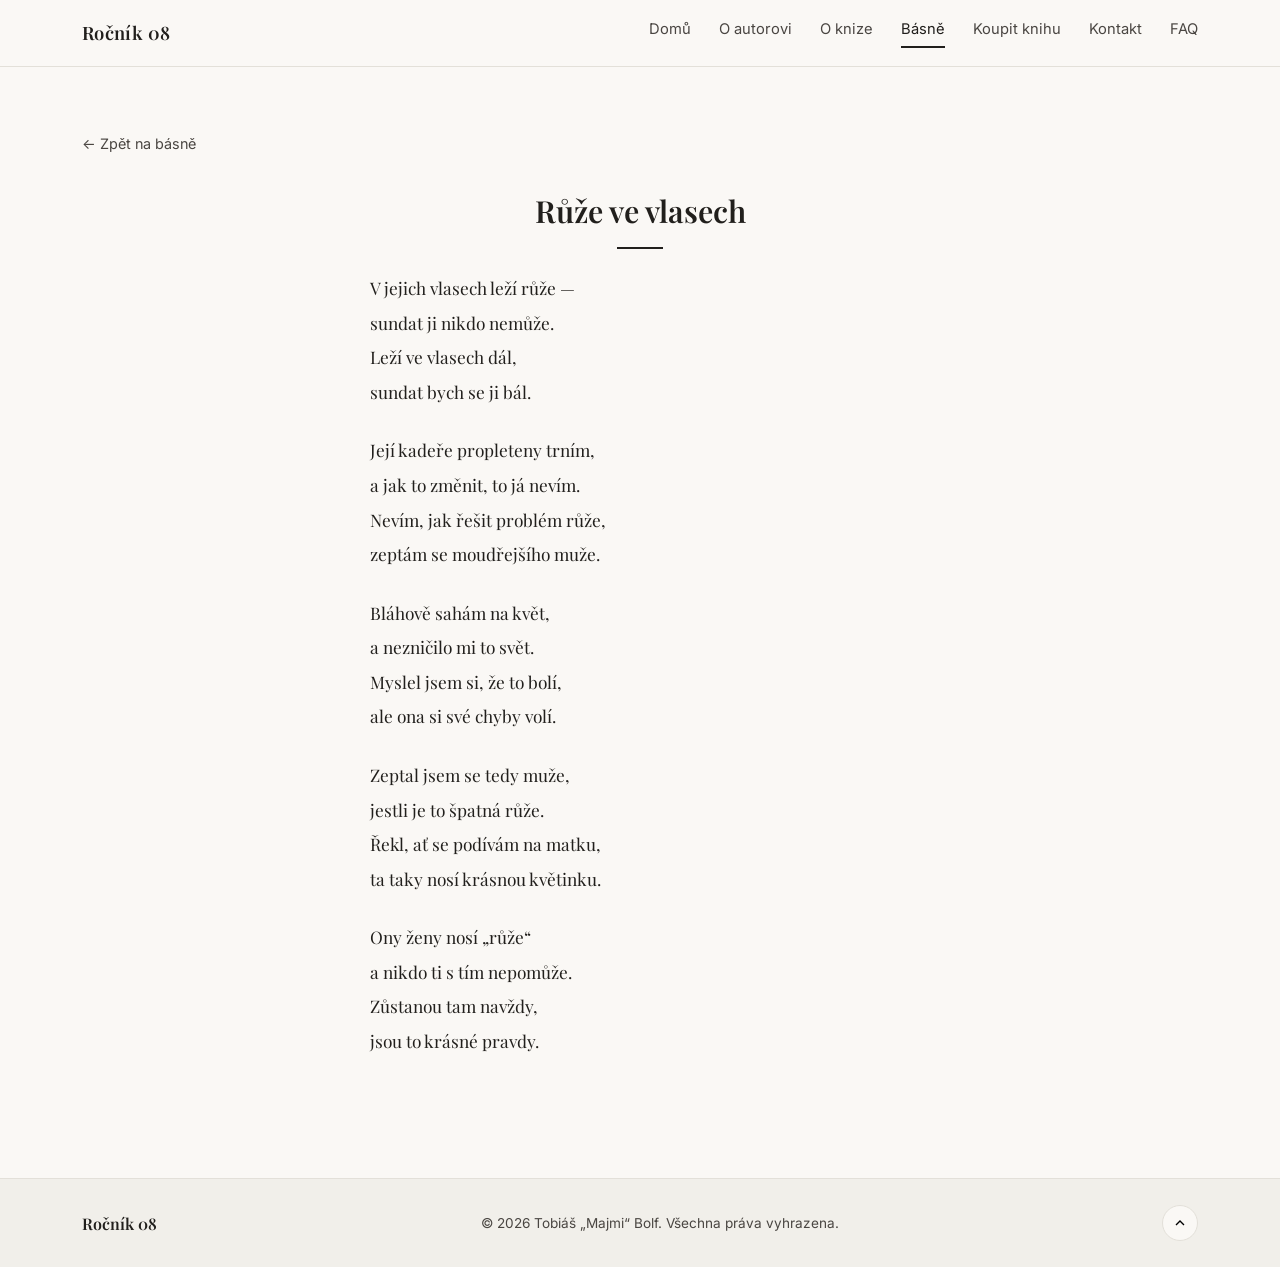
<file: poems/ruze-ve-vlasech.html>
<!DOCTYPE html>
<html lang="cs">
<head>
<meta charset="UTF-8">
<meta name="viewport" content="width=device-width, initial-scale=1.0">
<title>Růže ve vlasech — Ročník 08</title>
  <meta name="description" content="Růže ve vlasech — báseň ze sbírky Ročník 08 od Tobiáše „Majmiho“ Bolfa.">

  <!-- Open Graph / Social -->
  <meta property="og:type" content="article">
  <meta property="og:url" content="https://majmi-cz.github.io/rocnik08/poems/ruze-ve-vlasech.html">
  <meta property="og:title" content="Růže ve vlasech — Ročník 08">
  <meta property="og:description" content="Růže ve vlasech — báseň ze sbírky Ročník 08 od Tobiáše „Majmiho“ Bolfa.">
  <meta property="og:image" content="https://majmi-cz.github.io/rocnik08/assets/cover.jpg">
  <meta property="og:site_name" content="Ročník 08">
  <meta property="og:locale" content="cs_CZ">
  <meta name="twitter:card" content="summary_large_image">
  <meta name="twitter:title" content="Růže ve vlasech — Ročník 08">
  <meta name="twitter:description" content="Růže ve vlasech — báseň ze sbírky Ročník 08 od Tobiáše „Majmiho“ Bolfa.">
  <meta name="twitter:image" content="https://majmi-cz.github.io/rocnik08/assets/cover.jpg">

  <link rel="preconnect" href="https://fonts.googleapis.com">
<link rel="preconnect" href="https://fonts.gstatic.com" crossorigin>
<link href="https://fonts.googleapis.com/css2?family=Playfair+Display:ital,wght@0,500;0,600;0,700;1,500&family=Inter:wght@400;500;600&display=swap" rel="stylesheet">
<link rel="stylesheet" href="../style.css">
<link rel="icon" type="image/svg+xml" href="data:image/svg+xml,%3Csvg xmlns='http://www.w3.org/2000/svg' viewBox='0 0 32 32'%3E%3Crect width='32' height='32' rx='6' fill='%23211f1c'/%3E%3Ctext x='16' y='23' font-size='20' text-anchor='middle' fill='%23faf8f5'%3E08%3C/text%3E%3C/svg%3E">
</head>
<body>

<header class="site-header">
  <div class="header-inner">
    <a href="../index.html" class="logo">Ročník 08</a>
    <nav class="nav" id="nav">
      <a href="../index.html#domu" class="nav-link">Domů</a>
      <a href="../index.html#autor" class="nav-link">O autorovi</a>
      <a href="../index.html#kniha" class="nav-link">O knize</a>
      <a href="../index.html#basne" class="nav-link active">Básně</a>
      <a href="../koupit.html" class="nav-link">Koupit knihu</a>
      <a href="../index.html#kontakt" class="nav-link">Kontakt</a>
      <a href="../index.html#faq" class="nav-link">FAQ</a>
    </nav>
    <button class="nav-toggle" id="navToggle" aria-label="Otevřít menu" aria-expanded="false">
      <span></span><span></span><span></span>
    </button>
  </div>
</header>

<main>
  <section class="section poem-page">
    <div class="section-inner">
      <a href="../index.html#basne" class="poem-back">← Zpět na básně</a>
      <h2 class="section-title">Růže ve vlasech</h2>
      <div class="poem-body">
        <p>
          V jejich vlasech leží růže —<br>
          sundat ji nikdo nemůže.<br>
          Leží ve vlasech dál,<br>
          sundat bych se ji bál.
        </p>
        <p>
          Její kadeře propleteny trním,<br>
          a jak to změnit, to já nevím.<br>
          Nevím, jak řešit problém růže,<br>
          zeptám se moudřejšího muže.
        </p>
        <p>
          Bláhově sahám na květ,<br>
          a nezničilo mi to svět.<br>
          Myslel jsem si, že to bolí,<br>
          ale ona si své chyby volí.
        </p>
        <p>
          Zeptal jsem se tedy muže,<br>
          jestli je to špatná růže.<br>
          Řekl, ať se podívám na matku,<br>
          ta taky nosí krásnou květinku.
        </p>
        <p>
          Ony ženy nosí „růže“<br>
          a nikdo ti s tím nepomůže.<br>
          Zůstanou tam navždy,<br>
          jsou to krásné pravdy.
        </p>
      </div>
  </section>
</main>

<footer class="site-footer">
  <div class="footer-inner">
    <span class="footer-logo">Ročník 08</span>
    <span class="footer-copy">© 2026 Tobiáš „Majmi“ Bolf. Všechna práva vyhrazena.</span>
    <button class="to-top" id="toTop" aria-label="Nahoru">
      <svg width="16" height="16" viewBox="0 0 24 24" fill="none" stroke="currentColor" stroke-width="2"><path d="M18 15l-6-6-6 6"/></svg>
    </button>
  </div>
</footer>

<script src="../script.js"></script>
</body>
</html>
</file>
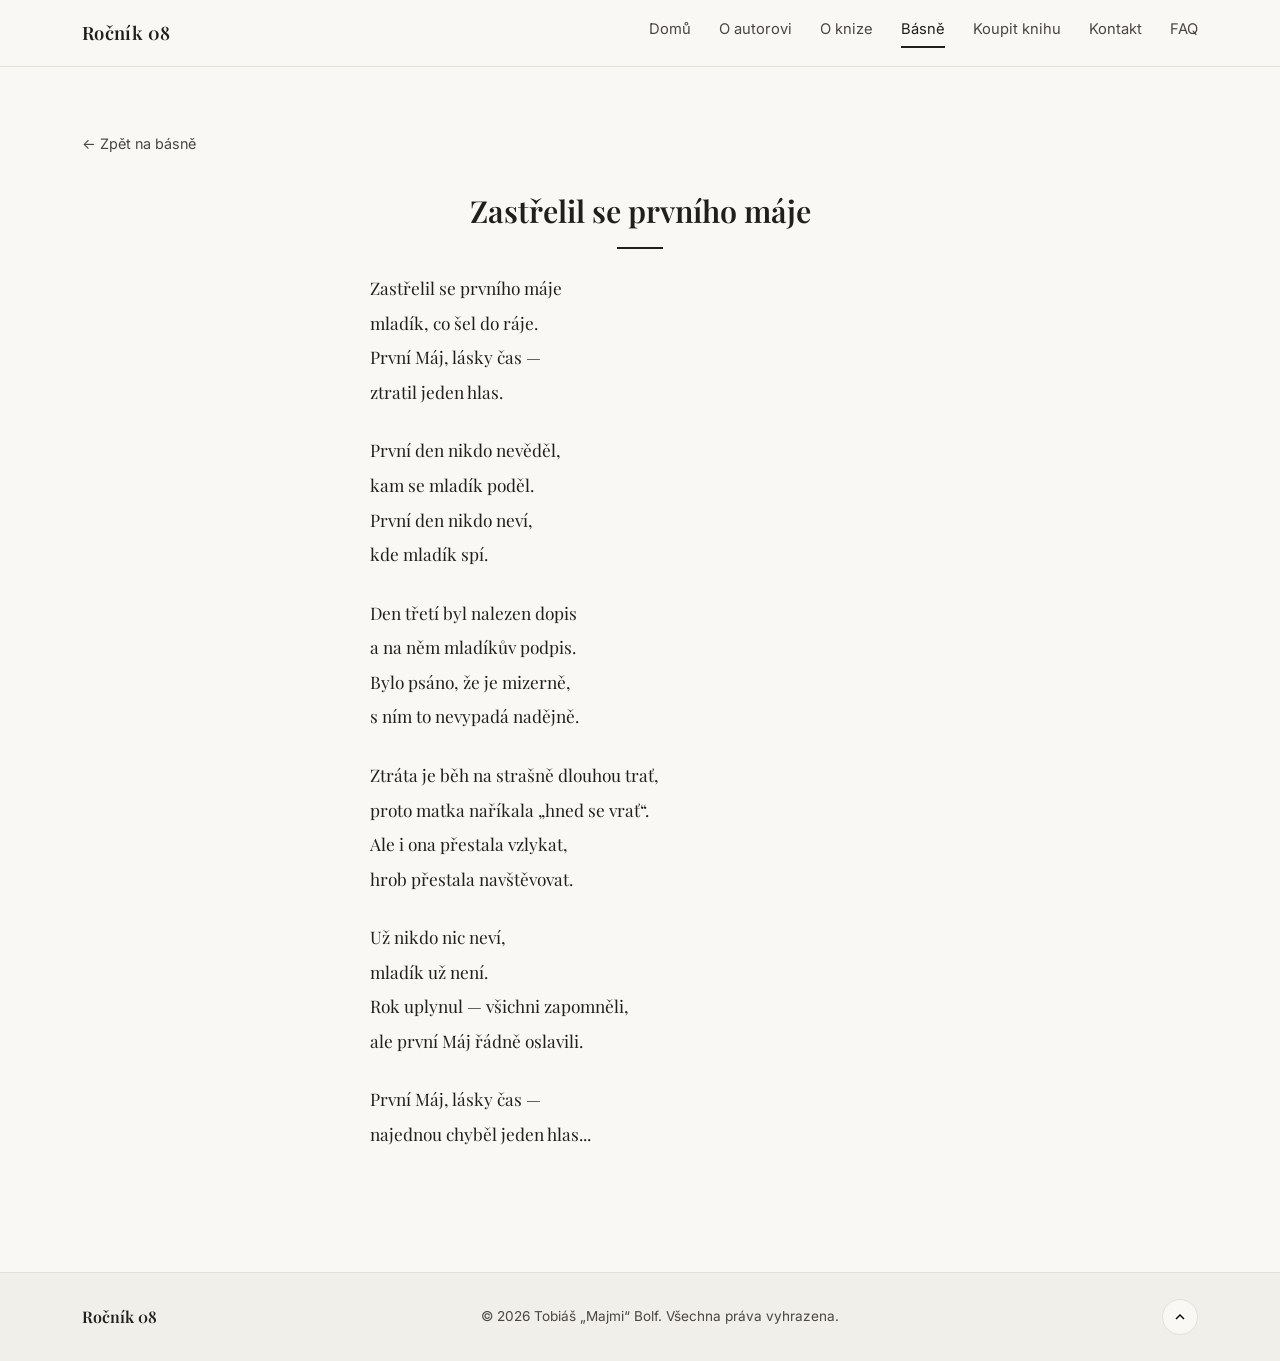
<file: poems/zastrelil-se-prvniho-maje.html>
<!DOCTYPE html>
<html lang="cs">
<head>
<meta charset="UTF-8">
<meta name="viewport" content="width=device-width, initial-scale=1.0">
<title>Zastřelil se prvního máje — Ročník 08</title>
  <meta name="description" content="Zastřelil se prvního máje — báseň ze sbírky Ročník 08 od Tobiáše „Majmiho“ Bolfa.">

  <!-- Open Graph / Social -->
  <meta property="og:type" content="article">
  <meta property="og:url" content="https://majmi-cz.github.io/rocnik08/poems/zastrelil-se-prvniho-maje.html">
  <meta property="og:title" content="Zastřelil se prvního máje — Ročník 08">
  <meta property="og:description" content="Zastřelil se prvního máje — báseň ze sbírky Ročník 08 od Tobiáše „Majmiho“ Bolfa.">
  <meta property="og:image" content="https://majmi-cz.github.io/rocnik08/assets/cover.jpg">
  <meta property="og:site_name" content="Ročník 08">
  <meta property="og:locale" content="cs_CZ">
  <meta name="twitter:card" content="summary_large_image">
  <meta name="twitter:title" content="Zastřelil se prvního máje — Ročník 08">
  <meta name="twitter:description" content="Zastřelil se prvního máje — báseň ze sbírky Ročník 08 od Tobiáše „Majmiho“ Bolfa.">
  <meta name="twitter:image" content="https://majmi-cz.github.io/rocnik08/assets/cover.jpg">

  <link rel="preconnect" href="https://fonts.googleapis.com">
<link rel="preconnect" href="https://fonts.gstatic.com" crossorigin>
<link href="https://fonts.googleapis.com/css2?family=Playfair+Display:ital,wght@0,500;0,600;0,700;1,500&family=Inter:wght@400;500;600&display=swap" rel="stylesheet">
<link rel="stylesheet" href="../style.css">
<link rel="icon" type="image/svg+xml" href="data:image/svg+xml,%3Csvg xmlns='http://www.w3.org/2000/svg' viewBox='0 0 32 32'%3E%3Crect width='32' height='32' rx='6' fill='%23211f1c'/%3E%3Ctext x='16' y='23' font-size='20' text-anchor='middle' fill='%23faf8f5'%3E08%3C/text%3E%3C/svg%3E">
</head>
<body>

<header class="site-header">
  <div class="header-inner">
    <a href="../index.html" class="logo">Ročník 08</a>
    <nav class="nav" id="nav">
      <a href="../index.html#domu" class="nav-link">Domů</a>
      <a href="../index.html#autor" class="nav-link">O autorovi</a>
      <a href="../index.html#kniha" class="nav-link">O knize</a>
      <a href="../index.html#basne" class="nav-link active">Básně</a>
      <a href="../koupit.html" class="nav-link">Koupit knihu</a>
      <a href="../index.html#kontakt" class="nav-link">Kontakt</a>
      <a href="../index.html#faq" class="nav-link">FAQ</a>
    </nav>
    <button class="nav-toggle" id="navToggle" aria-label="Otevřít menu" aria-expanded="false">
      <span></span><span></span><span></span>
    </button>
  </div>
</header>

<main>
  <section class="section poem-page">
    <div class="section-inner">
      <a href="../index.html#basne" class="poem-back">← Zpět na básně</a>
      <h2 class="section-title">Zastřelil se prvního máje</h2>
      <div class="poem-body">
        <p>
          Zastřelil se prvního máje<br>
          mladík, co šel do ráje.<br>
          První Máj, lásky čas —<br>
          ztratil jeden hlas.
        </p>
        <p>
          První den nikdo nevěděl,<br>
          kam se mladík poděl.<br>
          První den nikdo neví,<br>
          kde mladík spí.
        </p>
        <p>
          Den třetí byl nalezen dopis<br>
          a na něm mladíkův podpis.<br>
          Bylo psáno, že je mizerně,<br>
          s ním to nevypadá nadějně.
        </p>
        <p>
          Ztráta je běh na strašně dlouhou trať,<br>
          proto matka naříkala „hned se vrať“.<br>
          Ale i ona přestala vzlykat,<br>
          hrob přestala navštěvovat.
        </p>
        <p>
          Už nikdo nic neví,<br>
          mladík už není.<br>
          Rok uplynul — všichni zapomněli,<br>
          ale první Máj řádně oslavili.
        </p>
        <p>
          První Máj, lásky čas —<br>
          najednou chyběl jeden hlas...
        </p>
      </div>
  </section>
</main>

<footer class="site-footer">
  <div class="footer-inner">
    <span class="footer-logo">Ročník 08</span>
    <span class="footer-copy">© 2026 Tobiáš „Majmi“ Bolf. Všechna práva vyhrazena.</span>
    <button class="to-top" id="toTop" aria-label="Nahoru">
      <svg width="16" height="16" viewBox="0 0 24 24" fill="none" stroke="currentColor" stroke-width="2"><path d="M18 15l-6-6-6 6"/></svg>
    </button>
  </div>
</footer>

<script src="../script.js"></script>
</body>
</html>
</file>
<file: style.css>
:root {
  --ink: #211f1c;
  --ink-soft: #4a4642;
  --paper: #faf8f5;
  --paper-alt: #f1efea;
  --line: #e3e0d9;
  --lavender: #b9b4d4;
  --sage: #a9c3ae;
  --clay: #cbb3a3;
  --radius: 14px;
  --serif: "Playfair Display", Georgia, serif;
  --sans: "Inter", -apple-system, BlinkMacSystemFont, sans-serif;
}

* { box-sizing: border-box; }

/* ---------- Custom Scrollbar ---------- */
::-webkit-scrollbar {
  width: 10px;
}

::-webkit-scrollbar-track {
  background: var(--paper);
  border-left: 1px solid var(--line);
}

::-webkit-scrollbar-thumb {
  background: var(--ink);
  border-radius: 0;
  border: 2px solid var(--paper);
}

::-webkit-scrollbar-thumb:hover {
  background: #35322d;
}

/* Firefox */
html {
  scrollbar-width: thin;
  scrollbar-color: var(--ink) var(--paper);
}

html { scroll-behavior: smooth; }

@media (prefers-reduced-motion: reduce) {
  html { scroll-behavior: auto; }
  * { animation-duration: 0.01ms !important; transition-duration: 0.01ms !important; }
}

body {
  margin: 0;
  font-family: var(--sans);
  color: var(--ink);
  background: var(--paper);
  line-height: 1.6;
  -webkit-font-smoothing: antialiased;
}

a { color: inherit; text-decoration: none; }

img { max-width: 100%; display: block; }

:focus-visible {
  outline: 2px solid var(--ink);
  outline-offset: 3px;
}

/* ---------- Header ---------- */
.site-header {
  position: sticky;
  top: 0;
  z-index: 50;
  background: rgba(250, 248, 245, 0.9);
  backdrop-filter: blur(8px);
  border-bottom: 1px solid var(--line);
}

.header-inner {
  max-width: 1180px;
  margin: 0 auto;
  padding: 18px 32px;
  display: flex;
  align-items: center;
  justify-content: space-between;
}

.logo {
  font-family: var(--serif);
  font-weight: 600;
  font-size: 1.15rem;
  letter-spacing: 0.02em;
}

.nav {
  display: flex;
  gap: 28px;
}

.nav-link {
  font-size: 0.92rem;
  color: var(--ink-soft);
  padding-bottom: 4px;
  border-bottom: 2px solid transparent;
  transition: color 0.15s, border-color 0.15s;
}

.nav-link:hover { color: var(--ink); }

.nav-link.active {
  color: var(--ink);
  border-color: var(--ink);
}

.nav-toggle {
  display: none;
  flex-direction: column;
  gap: 5px;
  background: none;
  border: none;
  cursor: pointer;
  padding: 6px;
}

.nav-toggle span {
  width: 22px;
  height: 2px;
  background: var(--ink);
  display: block;
}

.nav-btn {
  display: inline-flex;
  align-items: center;
  background: var(--ink);
  color: var(--paper);
  font-size: 0.85rem;
  font-weight: 500;
  padding: 8px 18px;
  border-radius: 999px;
  margin-left: 20px;
  transition: transform 0.15s, background 0.15s;
}

.nav-btn:hover {
  background: #35322d;
  transform: translateY(-1px);
}

/* ---------- Hero ---------- */
.hero {
  position: relative;
  min-height: 92vh;
  display: flex;
  align-items: center;
  background: linear-gradient(160deg, #cdd6d0 0%, #c4c1d6 45%, #d8c9c4 100%);
  background-image:
    linear-gradient(180deg, rgba(250,248,245,0.15) 0%, rgba(250,248,245,0.55) 100%),
    url("assets/cover.jpg");
  background-size: cover;
  background-position: center 30%;
  overflow: hidden;
}

.hero-inner {
  max-width: 1180px;
  margin: 0 auto;
  padding: 0 32px;
  width: 100%;
}

.hero-title {
  margin: 0;
  line-height: 0.85;
}

.hero-title-word {
  display: block;
  font-family: var(--serif);
  font-weight: 500;
  font-size: clamp(2.2rem, 6vw, 3.6rem);
  text-decoration: underline;
  text-underline-offset: 10px;
  text-decoration-thickness: 2px;
}

.hero-title-number {
  display: block;
  font-family: var(--serif);
  font-weight: 700;
  font-size: clamp(6rem, 18vw, 11rem);
  margin-top: -0.05em;
}

.hero-tagline {
  font-size: 1.15rem;
  color: var(--ink-soft);
  margin: 18px 0 32px;
}

.hero-actions {
  display: flex;
  flex-wrap: wrap;
  gap: 14px;
}

.scroll-hint {
  position: absolute;
  bottom: 28px;
  left: 50%;
  transform: translateX(-50%);
  color: var(--ink-soft);
  opacity: 0.5;
  transition: opacity 0.3s;
}

.scroll-hint:hover {
  opacity: 1;
}

/* ---------- Buttons ---------- */
.btn {
  display: inline-flex;
  align-items: center;
  gap: 8px;
  padding: 12px 22px;
  border-radius: 999px;
  font-size: 0.92rem;
  font-weight: 500;
  white-space: nowrap;
  transition: transform 0.15s, background 0.15s, border-color 0.15s;
}

.btn:hover { transform: translateY(-1px); }

.btn-dark {
  background: var(--ink);
  color: var(--paper);
}

.btn-dark:hover { background: #35322d; }

.btn-light {
  background: var(--paper);
  color: var(--ink);
  border: 1px solid var(--line);
}

.btn-light:hover { background: #fff; }

.btn-outline {
  background: transparent;
  color: var(--ink);
  border: 1px solid var(--ink);
}

.btn-outline:hover { background: var(--ink); color: var(--paper); }

/* ---------- Sections ---------- */
.section { padding: 96px 0; }

.section-inner {
  max-width: 1180px;
  margin: 0 auto;
  padding: 0 32px;
}

.section-title {
  font-family: var(--serif);
  font-weight: 600;
  font-size: 1.9rem;
  margin: 0 0 22px;
  position: relative;
  padding-bottom: 14px;
}

.section-title::after {
  content: "";
  position: absolute;
  left: 0;
  bottom: 0;
  width: 46px;
  height: 2px;
  background: var(--ink);
}

.body-text {
  color: var(--ink-soft);
  font-size: 1.02rem;
  max-width: 46ch;
  margin: 0 0 30px;
}

.two-col {
  display: grid;
  grid-template-columns: 1.2fr 0.8fr;
  gap: 60px;
  align-items: center;
}

.two-col.reverse { grid-template-columns: 0.8fr 1.2fr; }
.two-col.reverse .col-cover { order: 1; }
.two-col.reverse .col-text { order: 2; }

.section-book { background: var(--paper-alt); }

.col-avatar { text-align: center; }

.avatar-frame {
  width: 100%;
  max-width: 260px;
  aspect-ratio: 1;
  margin: 0 auto 16px;
  border-radius: var(--radius);
  background: linear-gradient(160deg, var(--lavender), var(--sage));
  display: flex;
  align-items: center;
  justify-content: center;
  color: rgba(255,255,255,0.75);
}

.avatar-name {
  font-family: var(--serif);
  font-weight: 600;
  margin: 0;
}

.avatar-role {
  color: var(--ink-soft);
  font-size: 0.85rem;
  margin: 2px 0 0;
}

.col-cover {
  display: flex;
  justify-content: center;
}

.book-cover-img {
  width: 100%;
  max-width: 300px;
  border-radius: 6px;
  box-shadow: 0 22px 44px -18px rgba(33, 31, 28, 0.45);
  transform: rotate(-2deg);
}

.book-actions {
  display: flex;
  flex-wrap: wrap;
  gap: 12px;
}

/* ---------- Poems ---------- */
.poems-header {
  display: flex;
  align-items: baseline;
  justify-content: space-between;
  flex-wrap: wrap;
  gap: 12px;
}

.link-all {
  font-size: 0.9rem;
  color: var(--ink-soft);
  border-bottom: 1px solid transparent;
}

.link-all:hover { border-color: var(--ink-soft); }

.poems-grid {
  margin-top: 34px;
  display: grid;
  grid-template-columns: repeat(4, 1fr);
  gap: 20px;
}

.poem-card {
  background: var(--paper-alt);
  border-radius: var(--radius);
  padding: 24px;
  border: 1px solid var(--line);
  transition: transform 0.15s, box-shadow 0.15s;
}

.poem-card:hover {
  transform: translateY(-3px);
  box-shadow: 0 16px 30px -20px rgba(33,31,28,0.35);
}

.poem-card h3 {
  font-family: var(--serif);
  font-size: 1.15rem;
  margin: 0 0 10px;
}

.poem-card p {
  color: var(--ink-soft);
  font-size: 0.92rem;
  min-height: 3.4em;
  margin: 0 0 14px;
}

.poem-excerpt {
  font-family: var(--serif);
  font-size: 0.95rem;
  font-style: italic;
  color: var(--ink-soft);
  line-height: 1.7;
  margin: 0 0 16px;
  min-height: 5.2em;
}

.link-read {
  font-size: 0.88rem;
  font-weight: 500;
}

/* ---------- Banner ---------- */
.section-banner { padding: 0 0 96px; }

.banner-inner {
  background: var(--paper-alt);
  border-radius: var(--radius);
  padding: 32px 36px;
  display: flex;
  align-items: center;
  justify-content: space-between;
  flex-wrap: wrap;
  gap: 20px;
}

.banner-left {
  display: flex;
  align-items: center;
  gap: 18px;
}

.banner-icon {
  width: 52px;
  height: 52px;
  border-radius: 12px;
  background: linear-gradient(160deg, var(--lavender), var(--clay));
  display: flex;
  align-items: center;
  justify-content: center;
  color: #fff;
  flex-shrink: 0;
}

.banner-eyebrow {
  margin: 0;
  font-size: 0.82rem;
  color: var(--ink-soft);
}

.banner-title {
  margin: 2px 0;
  font-family: var(--serif);
  font-weight: 600;
  font-size: 1.2rem;
}

.banner-sub {
  margin: 0;
  font-size: 0.88rem;
  color: var(--ink-soft);
}

/* ---------- Contact ---------- */
.contact-grid {
  display: grid;
  grid-template-columns: repeat(3, 1fr);
  gap: 18px;
}

.contact-item {
  display: flex;
  align-items: center;
  gap: 14px;
  padding: 18px 20px;
  border: 1px solid var(--line);
  border-radius: var(--radius);
  transition: border-color 0.15s, transform 0.15s;
}

.contact-item:hover {
  border-color: var(--ink);
  transform: translateY(-2px);
}

.contact-item strong {
  display: block;
  font-size: 0.92rem;
}

.contact-item span {
  font-size: 0.88rem;
  color: var(--ink-soft);
}

/* ---------- Single Poem Page ---------- */
.poem-page {
  padding: 64px 0 96px;
}

.poem-page .section-title {
  text-align: center;
}

.poem-page .section-title::after {
  left: 50%;
  transform: translateX(-50%);
}

.poem-body {
  max-width: 580px;
  margin: 0 auto;
  font-family: var(--serif);
  font-size: 1.08rem;
  line-height: 2;
  color: var(--ink);
  padding: 0 20px;
}

.poem-body p {
  margin: 0 0 24px;
  text-indent: 0;
}

.poem-back {
  display: inline-flex;
  align-items: center;
  gap: 6px;
  font-size: 0.9rem;
  color: var(--ink-soft);
  margin-bottom: 32px;
  transition: color 0.15s;
}

.poem-back:hover {
  color: var(--ink);
}

/* ---------- Footer ---------- */
.site-footer {
  border-top: 1px solid var(--line);
  background: var(--paper-alt);
}

.footer-inner {
  max-width: 1180px;
  margin: 0 auto;
  padding: 26px 32px;
  display: flex;
  align-items: center;
  justify-content: space-between;
  gap: 16px;
  flex-wrap: wrap;
}

.footer-logo {
  font-family: var(--serif);
  font-weight: 600;
}

.footer-copy {
  font-size: 0.85rem;
  color: var(--ink-soft);
}

.to-top {
  width: 36px;
  height: 36px;
  border-radius: 50%;
  border: 1px solid var(--line);
  background: var(--paper);
  cursor: pointer;
  display: flex;
  align-items: center;
  justify-content: center;
  transition: background 0.15s;
}

.to-top:hover { background: var(--ink); color: var(--paper); }

/* ---------- Thanks page ---------- */
.thanks-icon {
  width: 80px;
  height: 80px;
  border-radius: 50%;
  background: linear-gradient(160deg, var(--sage), var(--lavender));
  display: flex;
  align-items: center;
  justify-content: center;
  margin: 0 auto 24px;
  color: #fff;
}

/* ---------- Shop (koupit.html) ---------- */
.shop-eyebrow {
  font-size: 0.82rem;
  text-transform: uppercase;
  letter-spacing: 0.06em;
  color: var(--ink-soft);
  margin: 0 0 6px;
}

.shop-stats {
  list-style: none;
  padding: 0;
  margin: 0 0 22px;
  display: flex;
  flex-direction: column;
  gap: 6px;
}

.shop-stats li {
  font-size: 0.92rem;
  color: var(--ink-soft);
  padding-left: 18px;
  position: relative;
}

.shop-stats li::before {
  content: "—";
  position: absolute;
  left: 0;
  color: var(--line);
}

.shop-price {
  font-family: var(--serif);
  font-size: 2rem;
  font-weight: 600;
  margin: 0 0 20px;
}

.shop-note {
  margin-top: 16px;
  font-size: 0.85rem;
  color: var(--ink-soft);
}

.shop-quote {
  margin: 0;
}

/* ---------- FAQ ---------- */
.faq-list {
  display: flex;
  flex-direction: column;
  gap: 12px;
  max-width: 640px;
}

.faq-item {
  border: 1px solid var(--line);
  border-radius: var(--radius);
  overflow: hidden;
  background: var(--paper);
  transition: border-color 0.15s;
}

.faq-item:hover {
  border-color: var(--ink-soft);
}

.faq-summary {
  display: flex;
  align-items: center;
  justify-content: space-between;
  gap: 16px;
  padding: 18px 22px;
  font-weight: 500;
  font-size: 0.98rem;
  cursor: pointer;
  list-style: none;
  user-select: none;
}

.faq-summary::-webkit-details-marker {
  display: none;
}

.faq-summary::after {
  content: "";
  display: inline-block;
  width: 18px;
  height: 18px;
  flex-shrink: 0;
  background: var(--ink);
  mask: url("data:image/svg+xml,%3Csvg xmlns='http://www.w3.org/2000/svg' viewBox='0 0 24 24' fill='none' stroke='currentColor' stroke-width='2'%3E%3Cpath d='M6 9l6 6 6-6'/%3E%3C/svg%3E") center / contain no-repeat;
  -webkit-mask: url("data:image/svg+xml,%3Csvg xmlns='http://www.w3.org/2000/svg' viewBox='0 0 24 24' fill='none' stroke='currentColor' stroke-width='2'%3E%3Cpath d='M6 9l6 6 6-6'/%3E%3C/svg%3E") center / contain no-repeat;
  transition: transform 0.25s ease;
}

.faq-item[open] .faq-summary::after {
  transform: rotate(180deg);
}

.faq-answer {
  padding: 0 22px 18px;
  font-size: 0.92rem;
  color: var(--ink-soft);
  line-height: 1.7;
}

.faq-answer a {
  font-weight: 500;
  text-decoration: underline;
  text-underline-offset: 2px;
}

.faq-answer a:hover {
  opacity: 0.7;
}

.faq-note {
  margin-top: 24px;
  font-size: 0.88rem;
  color: var(--ink-soft);
}

.faq-note a {
  font-weight: 500;
  text-decoration: underline;
  text-underline-offset: 2px;
}

/* ---------- Distribuce ---------- */
.distribuce-link {
  font-weight: 600;
  text-decoration: underline;
  text-underline-offset: 3px;
  transition: opacity 0.15s;
}

.distribuce-link:hover {
  opacity: 0.6;
}

.shop-quote p {
  font-family: var(--serif);
  font-size: 1.2rem;
  font-style: italic;
  line-height: 1.7;
  max-width: 48ch;
  margin: 0 0 10px;
}

.shop-quote footer {
  font-size: 0.88rem;
  color: var(--ink-soft);
}

/* ---------- Support page ---------- */
.support-page { text-align: center; padding: 88px 0 96px; }

.support-inner {
  max-width: 560px;
  margin: 0 auto;
  display: flex;
  flex-direction: column;
  align-items: center;
}

.support-inner .shop-eyebrow,
.support-inner .section-title { text-align: center; }

.support-inner > .body-text {
  max-width: 46ch;
  margin: 0 auto;
}

.notice-box {
  width: 100%;
  max-width: 480px;
  background: var(--paper);
  border: 1px solid var(--line);
  border-radius: var(--radius);
  padding: 30px 34px;
  margin-top: 48px;
  text-align: left;
}

.notice-box .body-text {
  max-width: none;
  margin: 0;
}

.notice-title {
  font-family: var(--serif);
  font-weight: 600;
  font-size: 1.05rem;
  color: var(--ink);
  margin: 0 0 12px;
}

.support-inner .qr-box {
  margin: 48px auto 0;
}

.support-inner .shop-quote {
  margin-top: 56px;
  padding-top: 48px;
  border-top: 1px solid var(--line);
  display: flex;
  flex-direction: column;
  align-items: center;
}

.support-inner .shop-quote p { text-align: center; }

.support-inner .book-actions {
  margin-top: 48px;
  justify-content: center;
}

/* ---------- Responsive ---------- */
@media (max-width: 860px) {
  .nav { display: none; }
  .nav-toggle { display: flex; }

  .site-header.open .nav {
    display: flex;
    flex-direction: column;
    position: absolute;
    top: 100%;
    left: 0;
    right: 0;
    background: var(--paper);
    padding: 20px 32px;
    border-bottom: 1px solid var(--line);
  }

  .site-header.open .nav .nav-btn {
    margin-top: 12px;
    justify-content: center;
  }

  .two-col, .two-col.reverse {
    grid-template-columns: 1fr;
  }
  .two-col.reverse .col-cover { order: 0; }
  .two-col.reverse .col-text { order: 1; }

  .poems-grid { grid-template-columns: 1fr 1fr; }
  .contact-grid { grid-template-columns: 1fr; }
  .section { padding: 64px 0; }
}

@media (max-width: 540px) {
  .poems-grid { grid-template-columns: 1fr; }
  .header-inner { padding: 14px 20px; }
  .section-inner { padding: 0 20px; }
  .hero-inner { padding: 0 20px; }
}

/* ---------- Support / QR ---------- */
.col-qr {
  display: flex;
  align-items: center;
  justify-content: center;
}

.qr-box {
  width: 220px;
  height: 220px;
  border: 1px dashed var(--ink-soft);
  border-radius: var(--radius);
  background: var(--paper-alt);
  display: flex;
  align-items: center;
  justify-content: center;
  text-align: center;
  font-family: var(--sans);
  font-size: 0.82rem;
  color: var(--ink-soft);
  padding: 16px;
  line-height: 1.5;
}

.account-line {
  margin-top: 24px;
  padding-top: 20px;
  border-top: 1px solid var(--line);
  font-family: var(--sans);
  font-size: 0.95rem;
  color: var(--ink);
}

.account-line span {
  display: block;
  font-size: 0.82rem;
  color: var(--ink-soft);
  margin-bottom: 4px;
}

@media (max-width: 860px) {
  .qr-box { width: 180px; height: 180px; }
}
</file>
